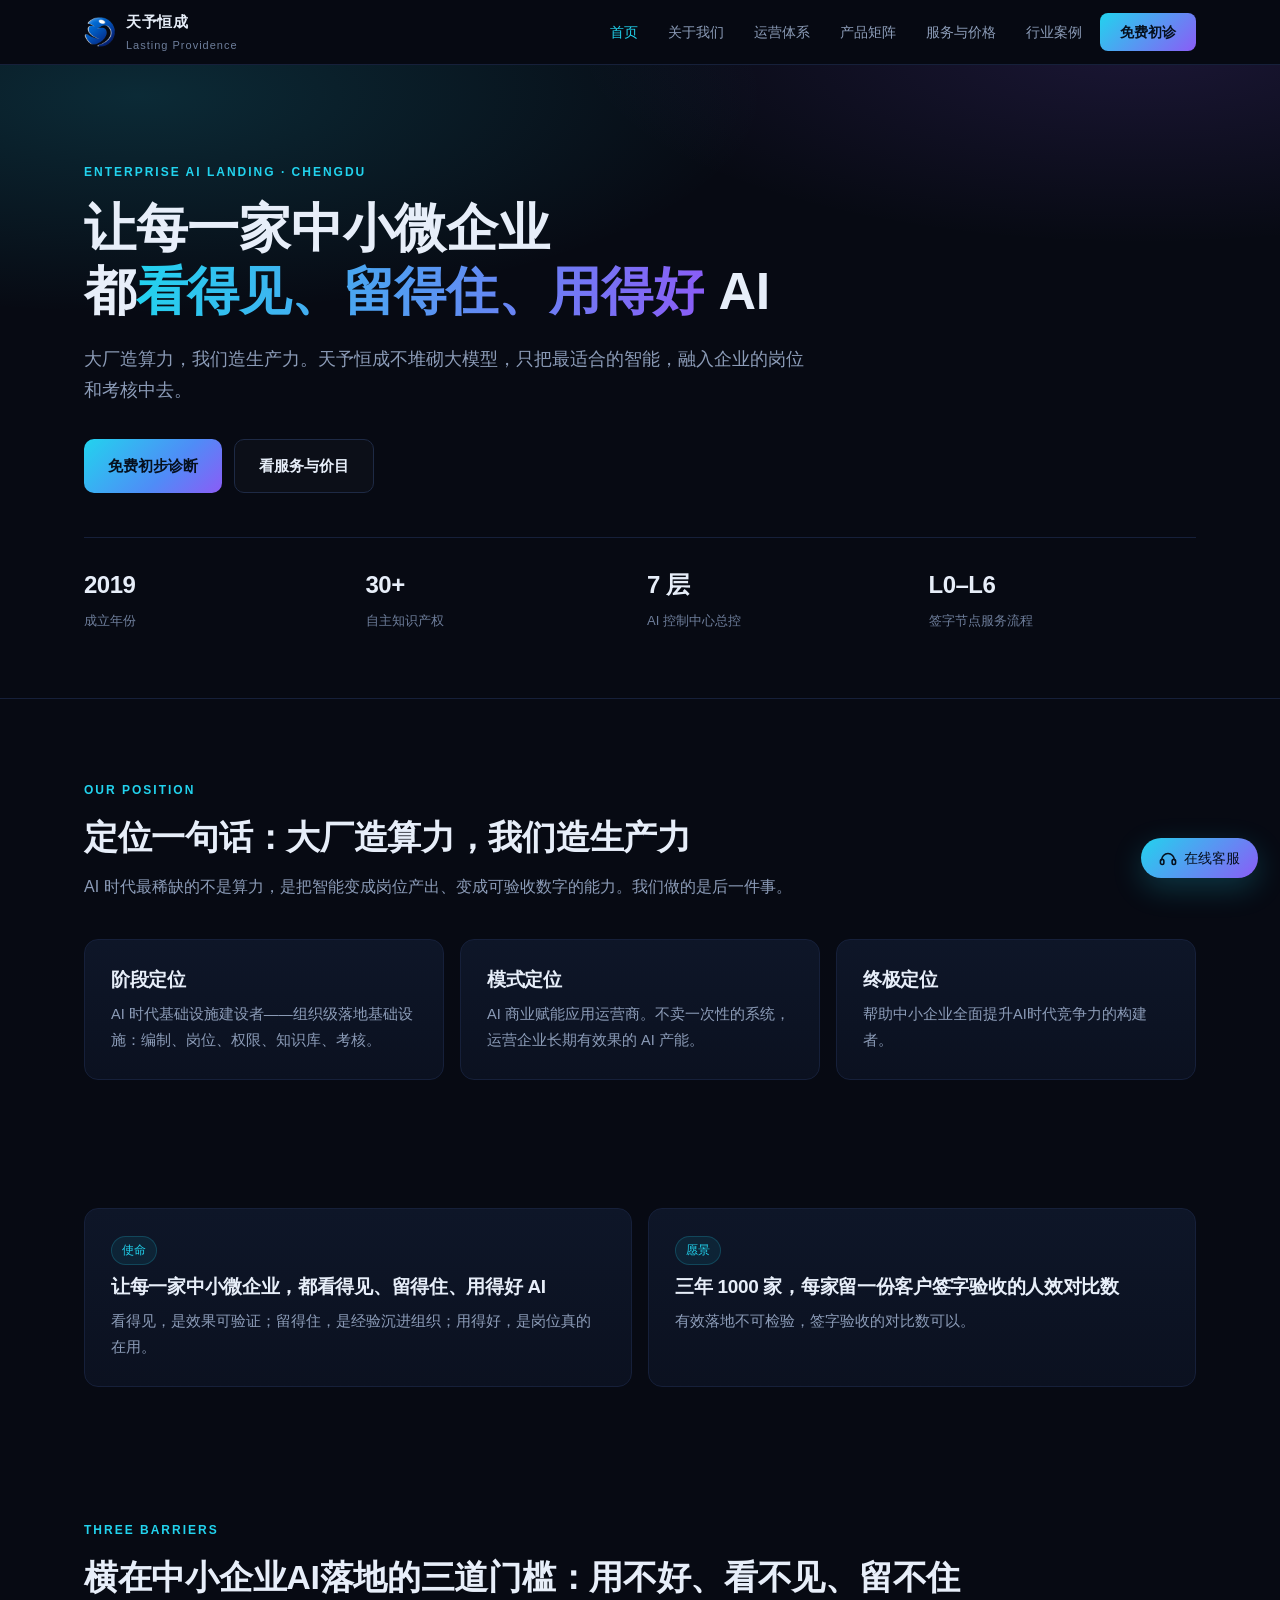
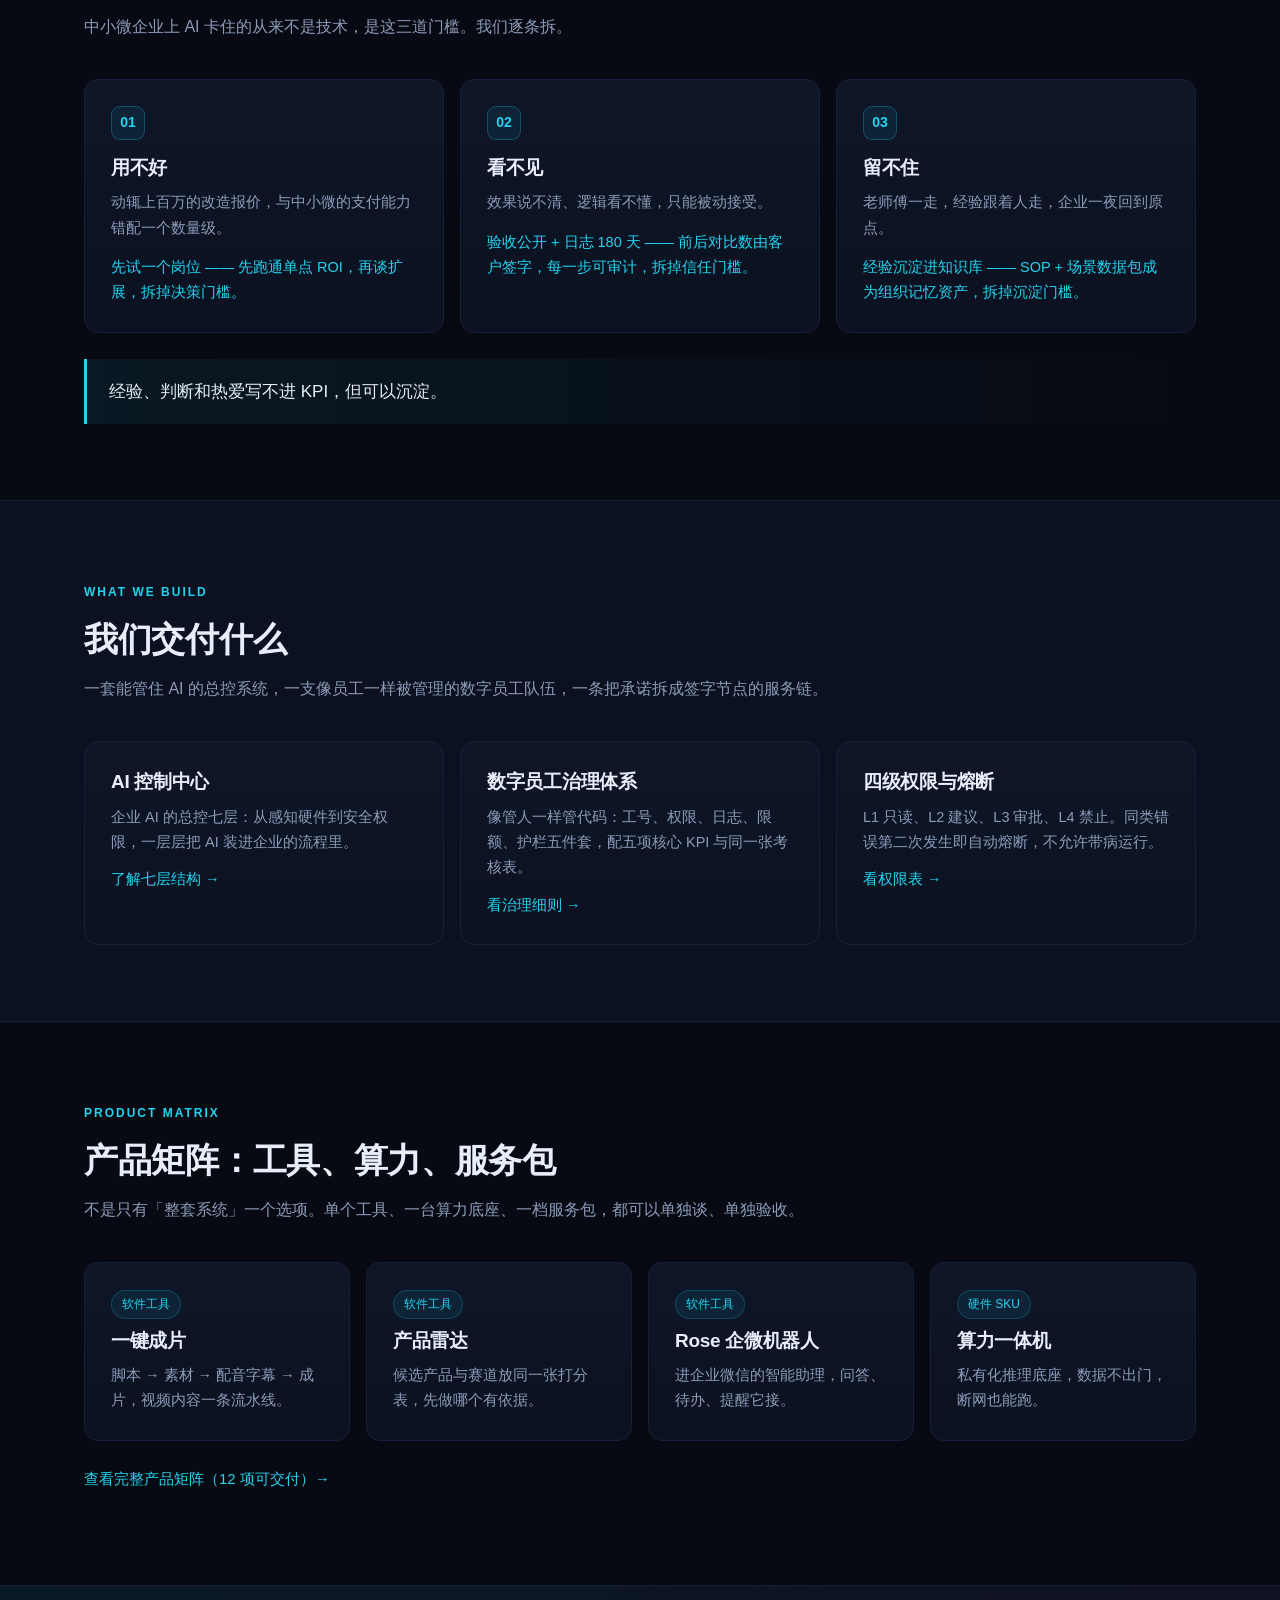
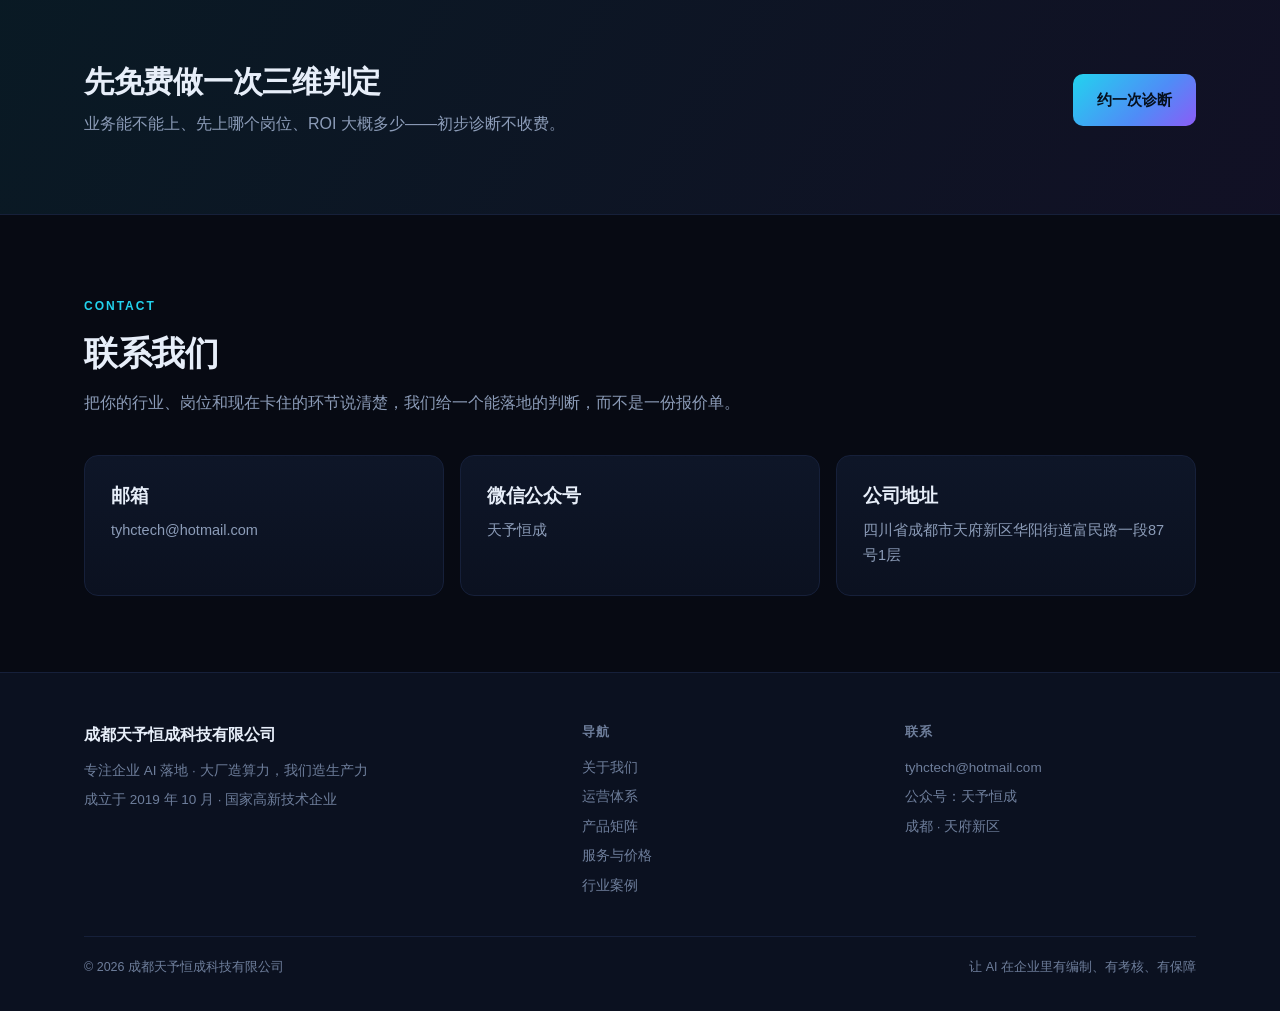
<file: index.html>
<!DOCTYPE html>
<html lang="zh-CN">
<head>
<meta charset="UTF-8">
<meta name="viewport" content="width=device-width, initial-scale=1">
<meta http-equiv="Content-Security-Policy" content="default-src 'none'; img-src 'self' data:; style-src 'self' 'unsafe-inline'; script-src 'self'; font-src 'self'; connect-src 'self'; media-src 'none'; object-src 'none'; frame-src 'none'; worker-src 'none'; manifest-src 'self'; base-uri 'none'; form-action 'none'; upgrade-insecure-requests">
<meta name="referrer" content="strict-origin-when-cross-origin">
<link rel="canonical" href="https://tyhctech.com/">
<title>成都天予恒成科技有限公司 - 企业AI落地服务商</title>
<meta name="description" content="成都天予恒成科技有限公司（2019年成立，国家高新技术企业），专注企业 AI 落地：AI 控制中心、数字员工治理体系、L0–L6 服务流程与五档服务包。大厂造算力，我们造生产力。">
<link rel="icon" href="favicon.png" type="image/png">
<meta property="og:title" content="成都天予恒成科技有限公司 - 企业AI落地服务商">
<meta property="og:description" content="大厂造算力，我们造生产力。让每一家中小微企业，都看得见、留得住、用得好 AI。">
<meta property="og:type" content="website">
<meta property="og:locale" content="zh_CN">
<meta name="twitter:card" content="summary_large_image">
<script type="application/ld+json">
{
  "@context": "https://schema.org",
  "@type": "Organization",
  "@id": "#organization",
  "name": "成都天予恒成科技有限公司",
  "alternateName": "天予恒成",
  "legalName": "成都天予恒成科技有限公司",
  "slogan": "让每一家中小微企业，都看得见、留得住、用得好 AI。",
  "description": "企业 AI 落地服务商。以 AI 控制中心、数字员工治理体系与 L0–L6 服务流程，把最适合的智能融入企业的岗位和考核。",
  "foundingDate": "2019-10",
  "address": {
    "@type": "PostalAddress",
    "streetAddress": "华阳街道富民路一段87号1层",
    "addressLocality": "成都市天府新区",
    "addressRegion": "四川省",
    "addressCountry": "CN"
  },
  "knowsAbout": ["企业AI落地","数字员工","AI控制中心","企业知识库","私有化算力","组织级AI基础设施"],
  "award": ["高新技术企业","科技型中小企业","创新型中小企业"]
}
</script>
<link rel="stylesheet" href="style.css">
</head>
<body>

<header class="nav">
  <div class="nav-inner">
    <a class="brand" href="index.html">
      <img class="brand-mark" src="logo.png" alt="天予恒成" width="32" height="32">
      <span class="brand-text">天予恒成<span class="brand-sub">Lasting Providence</span></span>
    </a>
    <nav class="nav-links" id="navLinks">
      <a href="index.html" class="on">首页</a>
      <a href="about.html">关于我们</a>
      <a href="solution.html">运营体系</a>
      <a href="products.html">产品矩阵</a>
      <a href="service.html">服务与价格</a>
      <a href="cases.html">行业案例</a>
      <a href="diagnose.html" class="nav-cta">免费初诊</a>
    </nav>
    <button class="nav-toggle" id="navToggle" aria-label="展开导航">菜单</button>
  </div>
</header>

<section class="hero">
  <div class="hero-inner">
    <span class="label">Enterprise AI Landing · Chengdu</span>
    <h1>让每一家中小微企业<br>都<span class="grad">看得见、留得住、用得好</span> AI</h1>
    <p class="hero-sub">大厂造算力，我们造生产力。天予恒成不堆砌大模型，只把最适合的智能，融入企业的岗位和考核中去。</p>
    <div class="hero-actions">
      <a class="btn btn-primary" href="diagnose.html">免费初步诊断</a>
      <a class="btn btn-ghost" href="service.html">看服务与价目</a>
    </div>
    <div class="stats">
      <div class="stat"><b>2019</b><span>成立年份</span></div>
      <div class="stat"><b>30+</b><span>自主知识产权</span></div>
      <div class="stat"><b>7 层</b><span>AI 控制中心总控</span></div>
      <div class="stat"><b>L0–L6</b><span>签字节点服务流程</span></div>
    </div>
  </div>
</section>

<section>
  <div class="wrap">
    <div class="head">
      <span class="label">Our Position</span>
      <h2>定位一句话：大厂造算力，我们造生产力</h2>
      <p>AI 时代最稀缺的不是算力，是把智能变成岗位产出、变成可验收数字的能力。我们做的是后一件事。</p>
    </div>
    <div class="grid g3">
      <div class="card">
        <h3>阶段定位</h3>
        <p>AI 时代基础设施建设者——组织级落地基础设施：编制、岗位、权限、知识库、考核。</p>
      </div>
      <div class="card">
        <h3>模式定位</h3>
        <p>AI 商业赋能应用运营商。不卖一次性的系统，运营企业长期有效果的 AI 产能。</p>
      </div>
      <div class="card">
        <h3>终极定位</h3>
        <p>帮助中小企业全面提升AI时代竞争力的构建者。</p>
      </div>
    </div>
  </div>
</section>

<section class="sec-tight">
  <div class="wrap">
    <div class="grid g2" style="align-items:stretch">
      <div class="card">
        <span class="pill">使命</span>
        <h3>让每一家中小微企业，都看得见、留得住、用得好 AI</h3>
        <p>看得见，是效果可验证；留得住，是经验沉进组织；用得好，是岗位真的在用。</p>
      </div>
      <div class="card">
        <span class="pill">愿景</span>
        <h3>三年 1000 家，每家留一份客户签字验收的人效对比数</h3>
        <p>有效落地不可检验，签字验收的对比数可以。</p>
      </div>
    </div>
  </div>
</section>

<section>
  <div class="wrap">
    <div class="head">
      <span class="label">Three Barriers</span>
      <h2>横在中小企业AI落地的三道门槛：用不好、看不见、留不住</h2>
      <p>中小微企业上 AI 卡住的从来不是技术，是这三道门槛。我们逐条拆。</p>
    </div>
    <div class="grid g3">
      <div class="card">
        <div class="num-badge">01</div>
        <h3>用不好</h3>
        <p>动辄上百万的改造报价，与中小微的支付能力错配一个数量级。</p>
        <p style="margin-top:14px;color:var(--cyan)">先试一个岗位 —— 先跑通单点 ROI，再谈扩展，拆掉决策门槛。</p>
      </div>
      <div class="card">
        <div class="num-badge">02</div>
        <h3>看不见</h3>
        <p>效果说不清、逻辑看不懂，只能被动接受。</p>
        <p style="margin-top:14px;color:var(--cyan)">验收公开 + 日志 180 天 —— 前后对比数由客户签字，每一步可审计，拆掉信任门槛。</p>
      </div>
      <div class="card">
        <div class="num-badge">03</div>
        <h3>留不住</h3>
        <p>老师傅一走，经验跟着人走，企业一夜回到原点。</p>
        <p style="margin-top:14px;color:var(--cyan)">经验沉淀进知识库 —— SOP + 场景数据包成为组织记忆资产，拆掉沉淀门槛。</p>
      </div>
    </div>
    <div class="quote" style="margin-top:26px">
      <p>经验、判断和热爱写不进 KPI，但可以沉淀。</p>
    </div>
  </div>
</section>

<section style="background:var(--bg-soft);border-top:1px solid var(--line-soft);border-bottom:1px solid var(--line-soft)">
  <div class="wrap">
    <div class="head">
      <span class="label">What We Build</span>
      <h2>我们交付什么</h2>
      <p>一套能管住 AI 的总控系统，一支像员工一样被管理的数字员工队伍，一条把承诺拆成签字节点的服务链。</p>
    </div>
    <div class="grid g3">
      <div class="card">
        <h3>AI 控制中心</h3>
        <p>企业 AI 的总控七层：从感知硬件到安全权限，一层层把 AI 装进企业的流程里。</p>
        <p style="margin-top:12px"><a href="solution.html" style="color:var(--cyan)">了解七层结构 →</a></p>
      </div>
      <div class="card">
        <h3>数字员工治理体系</h3>
        <p>像管人一样管代码：工号、权限、日志、限额、护栏五件套，配五项核心 KPI 与同一张考核表。</p>
        <p style="margin-top:12px"><a href="solution.html#governance" style="color:var(--cyan)">看治理细则 →</a></p>
      </div>
      <div class="card">
        <h3>四级权限与熔断</h3>
        <p>L1 只读、L2 建议、L3 审批、L4 禁止。同类错误第二次发生即自动熔断，不允许带病运行。</p>
        <p style="margin-top:12px"><a href="solution.html#permission" style="color:var(--cyan)">看权限表 →</a></p>
      </div>
    </div>
  </div>
</section>

<section>
  <div class="wrap">
    <div class="head">
      <span class="label">Product Matrix</span>
      <h2>产品矩阵：工具、算力、服务包</h2>
      <p>不是只有「整套系统」一个选项。单个工具、一台算力底座、一档服务包，都可以单独谈、单独验收。</p>
    </div>
    <div class="grid g4">
      <div class="card">
        <span class="pill">软件工具</span>
        <h3>一键成片</h3>
        <p>脚本 → 素材 → 配音字幕 → 成片，视频内容一条流水线。</p>
      </div>
      <div class="card">
        <span class="pill">软件工具</span>
        <h3>产品雷达</h3>
        <p>候选产品与赛道放同一张打分表，先做哪个有依据。</p>
      </div>
      <div class="card">
        <span class="pill">软件工具</span>
        <h3>Rose 企微机器人</h3>
        <p>进企业微信的智能助理，问答、待办、提醒它接。</p>
      </div>
      <div class="card">
        <span class="pill">硬件 SKU</span>
        <h3>算力一体机</h3>
        <p>私有化推理底座，数据不出门，断网也能跑。</p>
      </div>
    </div>
    <p style="margin-top:24px"><a href="products.html" style="color:var(--cyan);font-size:15px">查看完整产品矩阵（12 项可交付）→</a></p>
  </div>
</section>

<section class="cta">
  <div class="wrap cta-inner">
    <div>
      <h2>先免费做一次三维判定</h2>
      <p>业务能不能上、先上哪个岗位、ROI 大概多少——初步诊断不收费。</p>
    </div>
    <a class="btn btn-primary" href="diagnose.html">约一次诊断</a>
  </div>
</section>

<section id="contact">
  <div class="wrap">
    <div class="head">
      <span class="label">Contact</span>
      <h2>联系我们</h2>
      <p>把你的行业、岗位和现在卡住的环节说清楚，我们给一个能落地的判断，而不是一份报价单。</p>
    </div>
    <div class="grid g3">
      <div class="card">
        <h3>邮箱</h3>
        <p>tyhctech@hotmail.com</p>
      </div>
      <div class="card">
        <h3>微信公众号</h3>
        <p>天予恒成</p>
      </div>
      <div class="card">
        <h3>公司地址</h3>
        <p>四川省成都市天府新区华阳街道富民路一段87号1层</p>
      </div>
    </div>
  </div>
</section>

<footer class="footer">
  <div class="wrap">
    <div class="footer-grid">
      <div>
        <div class="f-brand">成都天予恒成科技有限公司</div>
        <p>专注企业 AI 落地 · 大厂造算力，我们造生产力</p>
        <p>成立于 2019 年 10 月 · 国家高新技术企业</p>
      </div>
      <div>
        <h4>导航</h4>
        <p><a href="about.html">关于我们</a></p>
        <p><a href="solution.html">运营体系</a></p>
        <p><a href="products.html">产品矩阵</a></p>
        <p><a href="service.html">服务与价格</a></p>
        <p><a href="cases.html">行业案例</a></p>
      </div>
      <div>
        <h4>联系</h4>
        <p>tyhctech@hotmail.com</p>
        <p>公众号：天予恒成</p>
        <p>成都 · 天府新区</p>
      </div>
    </div>
    <div class="f-bottom">
      <span>© 2026 成都天予恒成科技有限公司</span>
      <span>让 AI 在企业里有编制、有考核、有保障</span>
    </div>
  </div>
</footer>

<script src="app.js"></script>
<script src="support.js"></script>
</body>
</html>
</file>
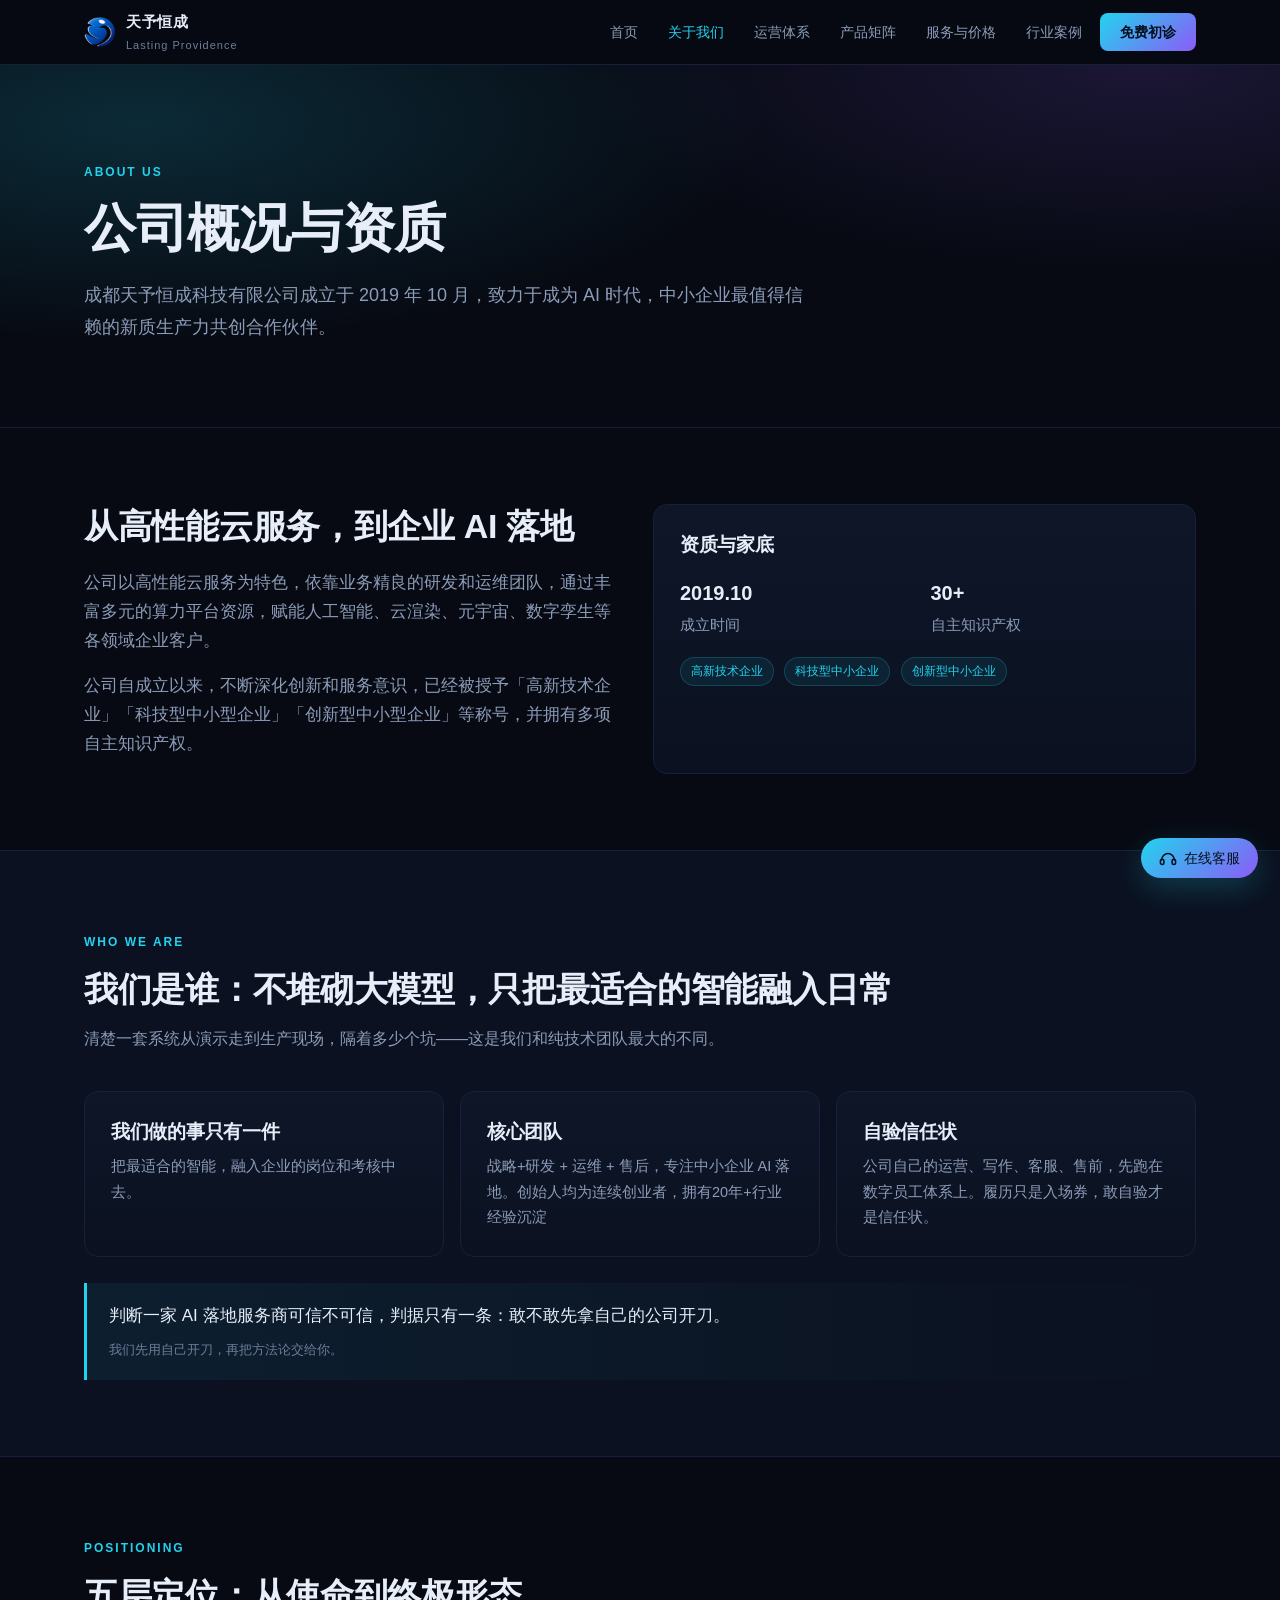
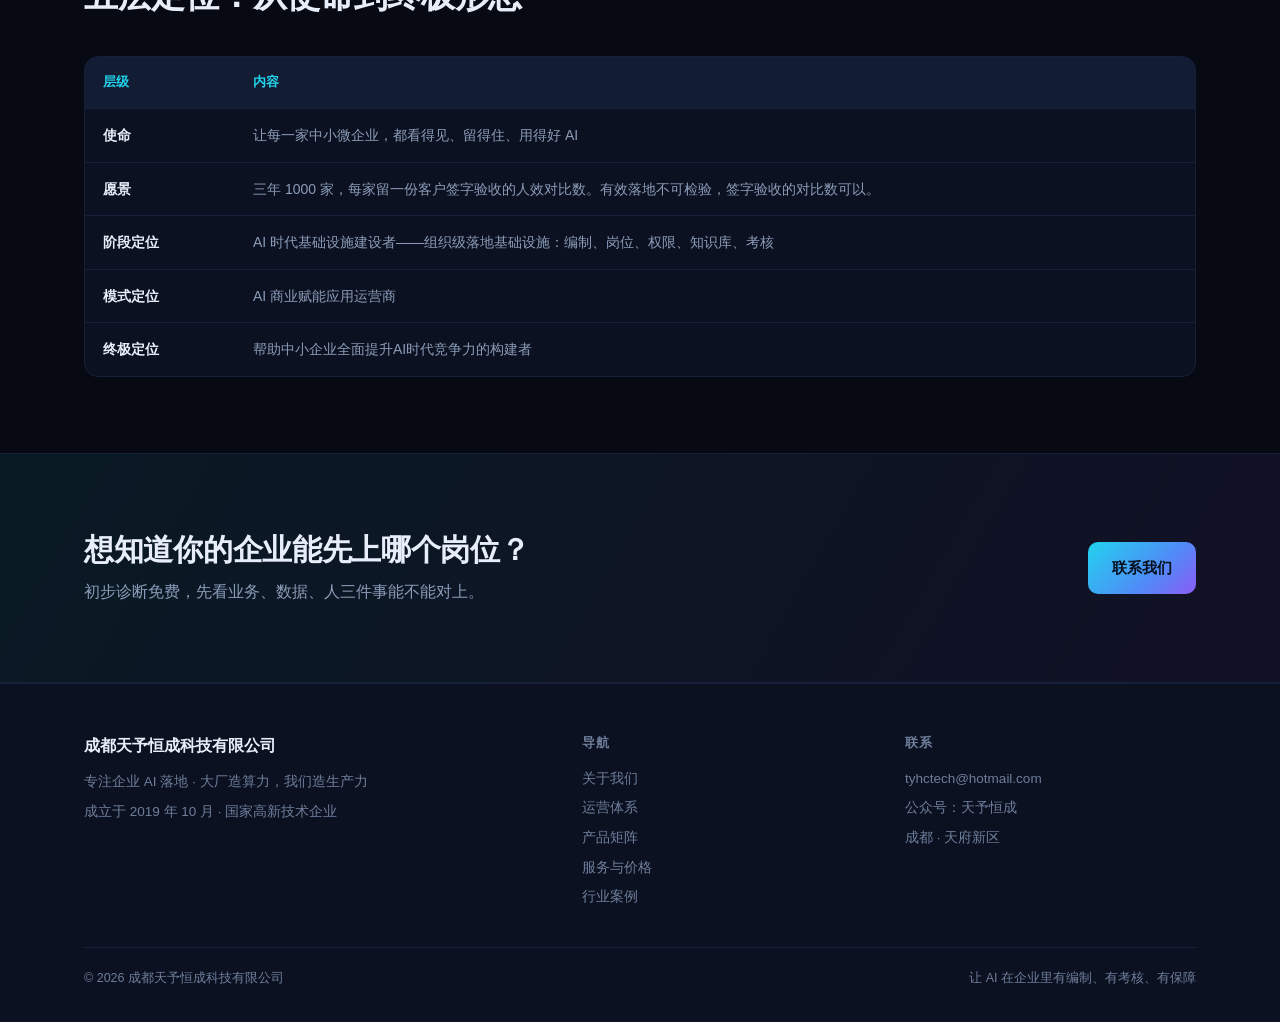
<file: about.html>
<!DOCTYPE html>
<html lang="zh-CN">
<head>
<meta charset="UTF-8">
<meta name="viewport" content="width=device-width, initial-scale=1">
<meta http-equiv="Content-Security-Policy" content="default-src 'none'; img-src 'self' data:; style-src 'self' 'unsafe-inline'; script-src 'self'; font-src 'self'; connect-src 'self'; media-src 'none'; object-src 'none'; frame-src 'none'; worker-src 'none'; manifest-src 'self'; base-uri 'none'; form-action 'none'; upgrade-insecure-requests">
<meta name="referrer" content="strict-origin-when-cross-origin">
<link rel="canonical" href="https://tyhctech.com/about.html">
<title>关于我们 - 成都天予恒成科技有限公司</title>
<meta name="description" content="成都天予恒成科技有限公司成立于2019年10月，国家高新技术企业、科技型中小企业、创新型中小企业，拥有30余项自主知识产权。核心团队战略+研发+运维+售后，专注中小企业AI落地。">
<link rel="icon" href="favicon.png" type="image/png">
<link rel="stylesheet" href="style.css">
</head>
<body>

<header class="nav">
  <div class="nav-inner">
    <a class="brand" href="index.html">
      <img class="brand-mark" src="logo.png" alt="天予恒成" width="32" height="32">
      <span class="brand-text">天予恒成<span class="brand-sub">Lasting Providence</span></span>
    </a>
    <nav class="nav-links" id="navLinks">
      <a href="index.html">首页</a>
      <a href="about.html" class="on">关于我们</a>
      <a href="solution.html">运营体系</a>
      <a href="products.html">产品矩阵</a>
      <a href="service.html">服务与价格</a>
      <a href="cases.html">行业案例</a>
      <a href="diagnose.html" class="nav-cta">免费初诊</a>
    </nav>
    <button class="nav-toggle" id="navToggle" aria-label="展开导航">菜单</button>
  </div>
</header>

<section class="hero" style="padding-bottom:52px">
  <div class="hero-inner">
    <span class="label">About Us</span>
    <h1>公司概况与资质</h1>
    <p class="hero-sub">成都天予恒成科技有限公司成立于 2019 年 10 月，致力于成为 AI 时代，中小企业最值得信赖的新质生产力共创合作伙伴。</p>
  </div>
</section>

<section>
  <div class="wrap">
    <div class="grid g2" style="gap:26px">
      <div>
        <h2 style="margin-bottom:18px">从高性能云服务，到企业 AI 落地</h2>
        <p class="lead">公司以高性能云服务为特色，依靠业务精良的研发和运维团队，通过丰富多元的算力平台资源，赋能人工智能、云渲染、元宇宙、数字孪生等各领域企业客户。</p>
        <p class="lead" style="margin-top:16px">公司自成立以来，不断深化创新和服务意识，已经被授予「高新技术企业」「科技型中小型企业」「创新型中小型企业」等称号，并拥有多项自主知识产权。</p>
      </div>
      <div class="card">
        <h3 style="margin-bottom:16px">资质与家底</h3>
        <div class="grid g2" style="gap:12px">
          <div><b style="font-size:20px">2019.10</b><p class="small muted" style="margin:2px 0 0">成立时间</p></div>
          <div><b style="font-size:20px">30+</b><p class="small muted" style="margin:2px 0 0">自主知识产权</p></div>
        </div>
        <div style="margin-top:18px">
          <span class="pill">高新技术企业</span>
          <span class="pill">科技型中小企业</span>
          <span class="pill">创新型中小企业</span>
        </div>
      </div>
    </div>
  </div>
</section>

<section style="background:var(--bg-soft);border-top:1px solid var(--line-soft);border-bottom:1px solid var(--line-soft)">
  <div class="wrap">
    <div class="head">
      <span class="label">Who We Are</span>
      <h2>我们是谁：不堆砌大模型，只把最适合的智能融入日常</h2>
      <p>清楚一套系统从演示走到生产现场，隔着多少个坑——这是我们和纯技术团队最大的不同。</p>
    </div>
    <div class="grid g3">
      <div class="card">
        <h3>我们做的事只有一件</h3>
        <p>把最适合的智能，融入企业的岗位和考核中去。</p>
      </div>
      <div class="card">
        <h3>核心团队</h3>
        <p>战略+研发 + 运维 + 售后，专注中小企业 AI 落地。创始人均为连续创业者，拥有20年+行业经验沉淀</p>
      </div>
      <div class="card">
        <h3>自验信任状</h3>
        <p>公司自己的运营、写作、客服、售前，先跑在数字员工体系上。履历只是入场券，敢自验才是信任状。</p>
      </div>
    </div>
    <div class="quote" style="margin-top:26px">
      <p>判断一家 AI 落地服务商可信不可信，判据只有一条：敢不敢先拿自己的公司开刀。</p>
      <small>我们先用自己开刀，再把方法论交给你。</small>
    </div>
  </div>
</section>

<section>
  <div class="wrap">
    <div class="head">
      <span class="label">Positioning</span>
      <h2>五层定位：从使命到终极形态</h2>
    </div>
    <div class="table-wrap">
      <table>
        <thead><tr><th style="width:150px">层级</th><th>内容</th></tr></thead>
        <tbody>
          <tr><td class="td-title">使命</td><td>让每一家中小微企业，都看得见、留得住、用得好 AI</td></tr>
          <tr><td class="td-title">愿景</td><td>三年 1000 家，每家留一份客户签字验收的人效对比数。有效落地不可检验，签字验收的对比数可以。</td></tr>
          <tr><td class="td-title">阶段定位</td><td>AI 时代基础设施建设者——组织级落地基础设施：编制、岗位、权限、知识库、考核</td></tr>
          <tr><td class="td-title">模式定位</td><td>AI 商业赋能应用运营商</td></tr>
          <tr><td class="td-title">终极定位</td><td>帮助中小企业全面提升AI时代竞争力的构建者</td></tr>
        </tbody>
      </table>
    </div>
  </div>
</section>

<section class="cta">
  <div class="wrap cta-inner">
    <div>
      <h2>想知道你的企业能先上哪个岗位？</h2>
      <p>初步诊断免费，先看业务、数据、人三件事能不能对上。</p>
    </div>
    <a class="btn btn-primary" href="index.html#contact">联系我们</a>
  </div>
</section>

<footer class="footer">
  <div class="wrap">
    <div class="footer-grid">
      <div>
        <div class="f-brand">成都天予恒成科技有限公司</div>
        <p>专注企业 AI 落地 · 大厂造算力，我们造生产力</p>
        <p>成立于 2019 年 10 月 · 国家高新技术企业</p>
      </div>
      <div>
        <h4>导航</h4>
        <p><a href="about.html">关于我们</a></p>
        <p><a href="solution.html">运营体系</a></p>
        <p><a href="products.html">产品矩阵</a></p>
        <p><a href="service.html">服务与价格</a></p>
        <p><a href="cases.html">行业案例</a></p>
      </div>
      <div>
        <h4>联系</h4>
        <p>tyhctech@hotmail.com</p>
        <p>公众号：天予恒成</p>
        <p>成都 · 天府新区</p>
      </div>
    </div>
    <div class="f-bottom">
      <span>© 2026 成都天予恒成科技有限公司</span>
      <span>让 AI 在企业里有编制、有考核、有保障</span>
    </div>
  </div>
</footer>

<script src="app.js"></script>
<script src="support.js"></script>
</body>
</html>
</file>
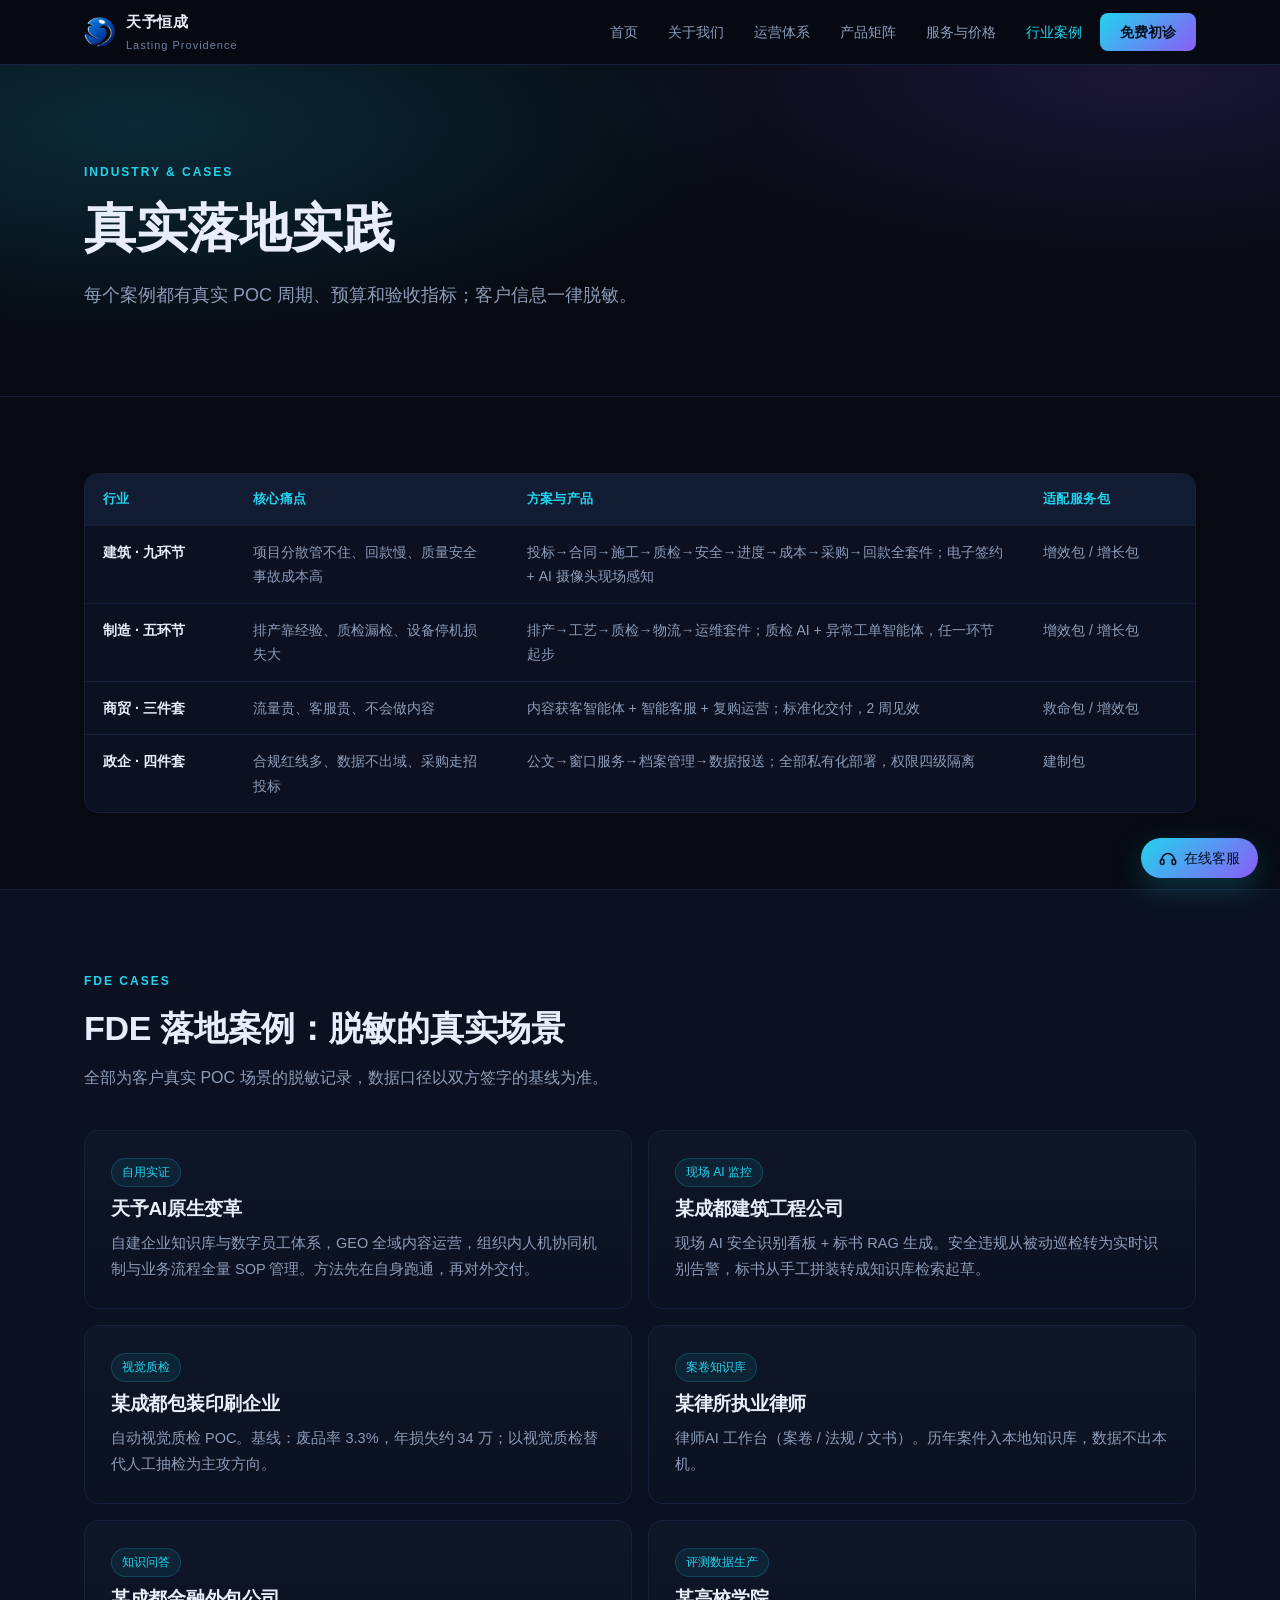
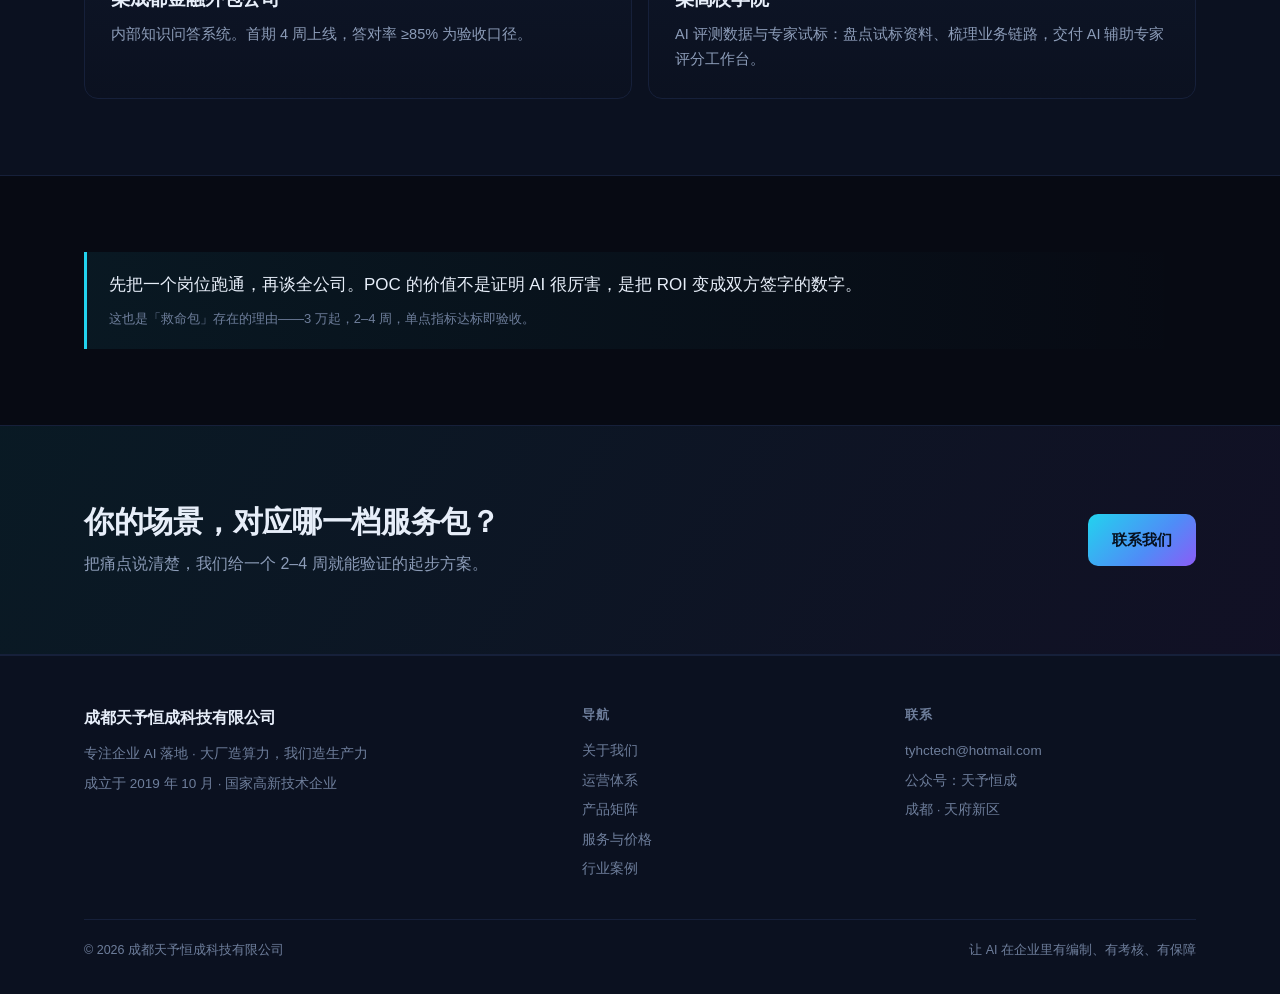
<file: cases.html>
<!DOCTYPE html>
<html lang="zh-CN">
<head>
<meta charset="UTF-8">
<meta name="viewport" content="width=device-width, initial-scale=1">
<meta http-equiv="Content-Security-Policy" content="default-src 'none'; img-src 'self' data:; style-src 'self' 'unsafe-inline'; script-src 'self'; font-src 'self'; connect-src 'self'; media-src 'none'; object-src 'none'; frame-src 'none'; worker-src 'none'; manifest-src 'self'; base-uri 'none'; form-action 'none'; upgrade-insecure-requests">
<meta name="referrer" content="strict-origin-when-cross-origin">
<link rel="canonical" href="https://tyhctech.com/cases.html">
<title>落地案例 - 脱敏的真实场景 | 天予恒成</title>
<meta name="description" content="脱敏的真实落地案例：每个案例都有真实 POC 周期、预算和验收指标，客户信息一律脱敏。">
<link rel="icon" href="favicon.png" type="image/png">
<link rel="stylesheet" href="style.css">
</head>
<body>

<header class="nav">
  <div class="nav-inner">
    <a class="brand" href="index.html">
      <img class="brand-mark" src="logo.png" alt="天予恒成" width="32" height="32">
      <span class="brand-text">天予恒成<span class="brand-sub">Lasting Providence</span></span>
    </a>
    <nav class="nav-links" id="navLinks">
      <a href="index.html">首页</a>
      <a href="about.html">关于我们</a>
      <a href="solution.html">运营体系</a>
      <a href="products.html">产品矩阵</a>
      <a href="service.html">服务与价格</a>
      <a href="cases.html" class="on">行业案例</a>
      <a href="diagnose.html" class="nav-cta">免费初诊</a>
    </nav>
    <button class="nav-toggle" id="navToggle" aria-label="展开导航">菜单</button>
  </div>
</header>

<section class="hero" style="padding-bottom:52px">
  <div class="hero-inner">
    <span class="label">Industry &amp; Cases</span>
    <h1>真实落地实践</h1>
    <p class="hero-sub">每个案例都有真实 POC 周期、预算和验收指标；客户信息一律脱敏。</p>
  </div>
</section>

<section>
  <div class="wrap">
    <div class="table-wrap">
      <table>
        <thead><tr><th style="width:150px">行业</th><th>核心痛点</th><th>方案与产品</th><th style="width:170px">适配服务包</th></tr></thead>
        <tbody>
          <tr>
            <td class="td-title">建筑 · 九环节</td>
            <td>项目分散管不住、回款慢、质量安全事故成本高</td>
            <td>投标→合同→施工→质检→安全→进度→成本→采购→回款全套件；电子签约 + AI 摄像头现场感知</td>
            <td>增效包 / 增长包</td>
          </tr>
          <tr>
            <td class="td-title">制造 · 五环节</td>
            <td>排产靠经验、质检漏检、设备停机损失大</td>
            <td>排产→工艺→质检→物流→运维套件；质检 AI + 异常工单智能体，任一环节起步</td>
            <td>增效包 / 增长包</td>
          </tr>
          <tr>
            <td class="td-title">商贸 · 三件套</td>
            <td>流量贵、客服贵、不会做内容</td>
            <td>内容获客智能体 + 智能客服 + 复购运营；标准化交付，2 周见效</td>
            <td>救命包 / 增效包</td>
          </tr>
          <tr>
            <td class="td-title">政企 · 四件套</td>
            <td>合规红线多、数据不出域、采购走招投标</td>
            <td>公文→窗口服务→档案管理→数据报送；全部私有化部署，权限四级隔离</td>
            <td>建制包</td>
          </tr>
        </tbody>
      </table>
    </div>
  </div>
</section>

<section style="background:var(--bg-soft);border-top:1px solid var(--line-soft);border-bottom:1px solid var(--line-soft)">
  <div class="wrap">
    <div class="head">
      <span class="label">FDE Cases</span>
      <h2>FDE 落地案例：脱敏的真实场景</h2>
      <p>全部为客户真实 POC 场景的脱敏记录，数据口径以双方签字的基线为准。</p>
    </div>
    <div class="grid g2">
      <div class="card">
        <span class="pill">自用实证</span>
        <h3>天予AI原生变革</h3>
        <p>自建企业知识库与数字员工体系，GEO 全域内容运营，组织内人机协同机制与业务流程全量 SOP 管理。方法先在自身跑通，再对外交付。</p>
      </div>
      <div class="card">
        <span class="pill">现场 AI 监控</span>
        <h3>某成都建筑工程公司</h3>
        <p>现场 AI 安全识别看板 + 标书 RAG 生成。安全违规从被动巡检转为实时识别告警，标书从手工拼装转成知识库检索起草。</p>
      </div>
      <div class="card">
        <span class="pill">视觉质检</span>
        <h3>某成都包装印刷企业</h3>
        <p>自动视觉质检 POC。基线：废品率 3.3%，年损失约 34 万；以视觉质检替代人工抽检为主攻方向。</p>
      </div>
      <div class="card">
        <span class="pill">案卷知识库</span>
        <h3>某律所执业律师</h3>
        <p>律师AI 工作台（案卷 / 法规 / 文书）。历年案件入本地知识库，数据不出本机。</p>
      </div>
      <div class="card">
        <span class="pill">知识问答</span>
        <h3>某成都金融外包公司</h3>
        <p>内部知识问答系统。首期 4 周上线，答对率 ≥85% 为验收口径。</p>
      </div>
      <div class="card">
        <span class="pill">评测数据生产</span>
        <h3>某高校学院</h3>
        <p>AI 评测数据与专家试标：盘点试标资料、梳理业务链路，交付 AI 辅助专家评分工作台。</p>
      </div>
    </div>
  </div>
</section>

<section>
  <div class="wrap">
    <div class="quote">
      <p>先把一个岗位跑通，再谈全公司。POC 的价值不是证明 AI 很厉害，是把 ROI 变成双方签字的数字。</p>
      <small>这也是「救命包」存在的理由——3 万起，2–4 周，单点指标达标即验收。</small>
    </div>
  </div>
</section>

<section class="cta">
  <div class="wrap cta-inner">
    <div>
      <h2>你的场景，对应哪一档服务包？</h2>
      <p>把痛点说清楚，我们给一个 2–4 周就能验证的起步方案。</p>
    </div>
    <a class="btn btn-primary" href="index.html#contact">联系我们</a>
  </div>
</section>

<footer class="footer">
  <div class="wrap">
    <div class="footer-grid">
      <div>
        <div class="f-brand">成都天予恒成科技有限公司</div>
        <p>专注企业 AI 落地 · 大厂造算力，我们造生产力</p>
        <p>成立于 2019 年 10 月 · 国家高新技术企业</p>
      </div>
      <div>
        <h4>导航</h4>
        <p><a href="about.html">关于我们</a></p>
        <p><a href="solution.html">运营体系</a></p>
        <p><a href="products.html">产品矩阵</a></p>
        <p><a href="service.html">服务与价格</a></p>
        <p><a href="cases.html">行业案例</a></p>
      </div>
      <div>
        <h4>联系</h4>
        <p>tyhctech@hotmail.com</p>
        <p>公众号：天予恒成</p>
        <p>成都 · 天府新区</p>
      </div>
    </div>
    <div class="f-bottom">
      <span>© 2026 成都天予恒成科技有限公司</span>
      <span>让 AI 在企业里有编制、有考核、有保障</span>
    </div>
  </div>
</footer>

<script src="app.js"></script>
<script src="support.js"></script>
</body>
</html>
</file>
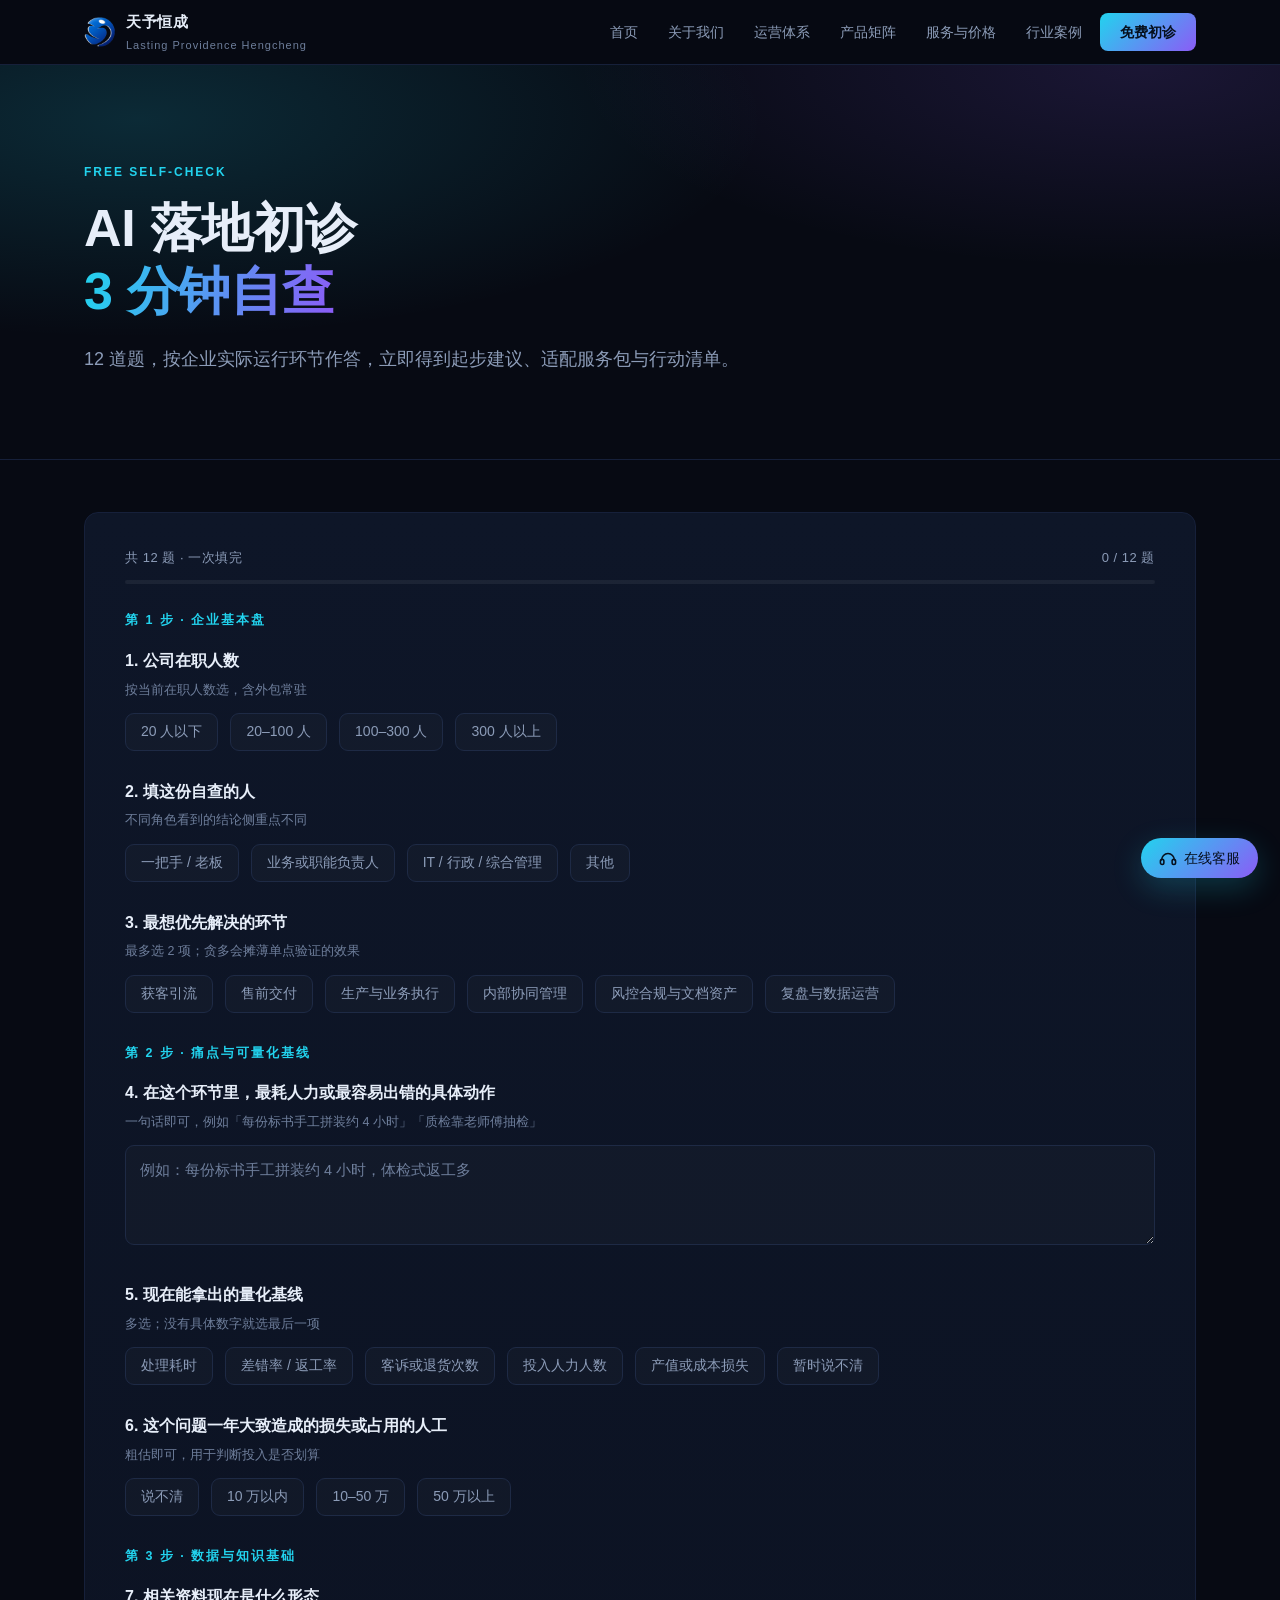
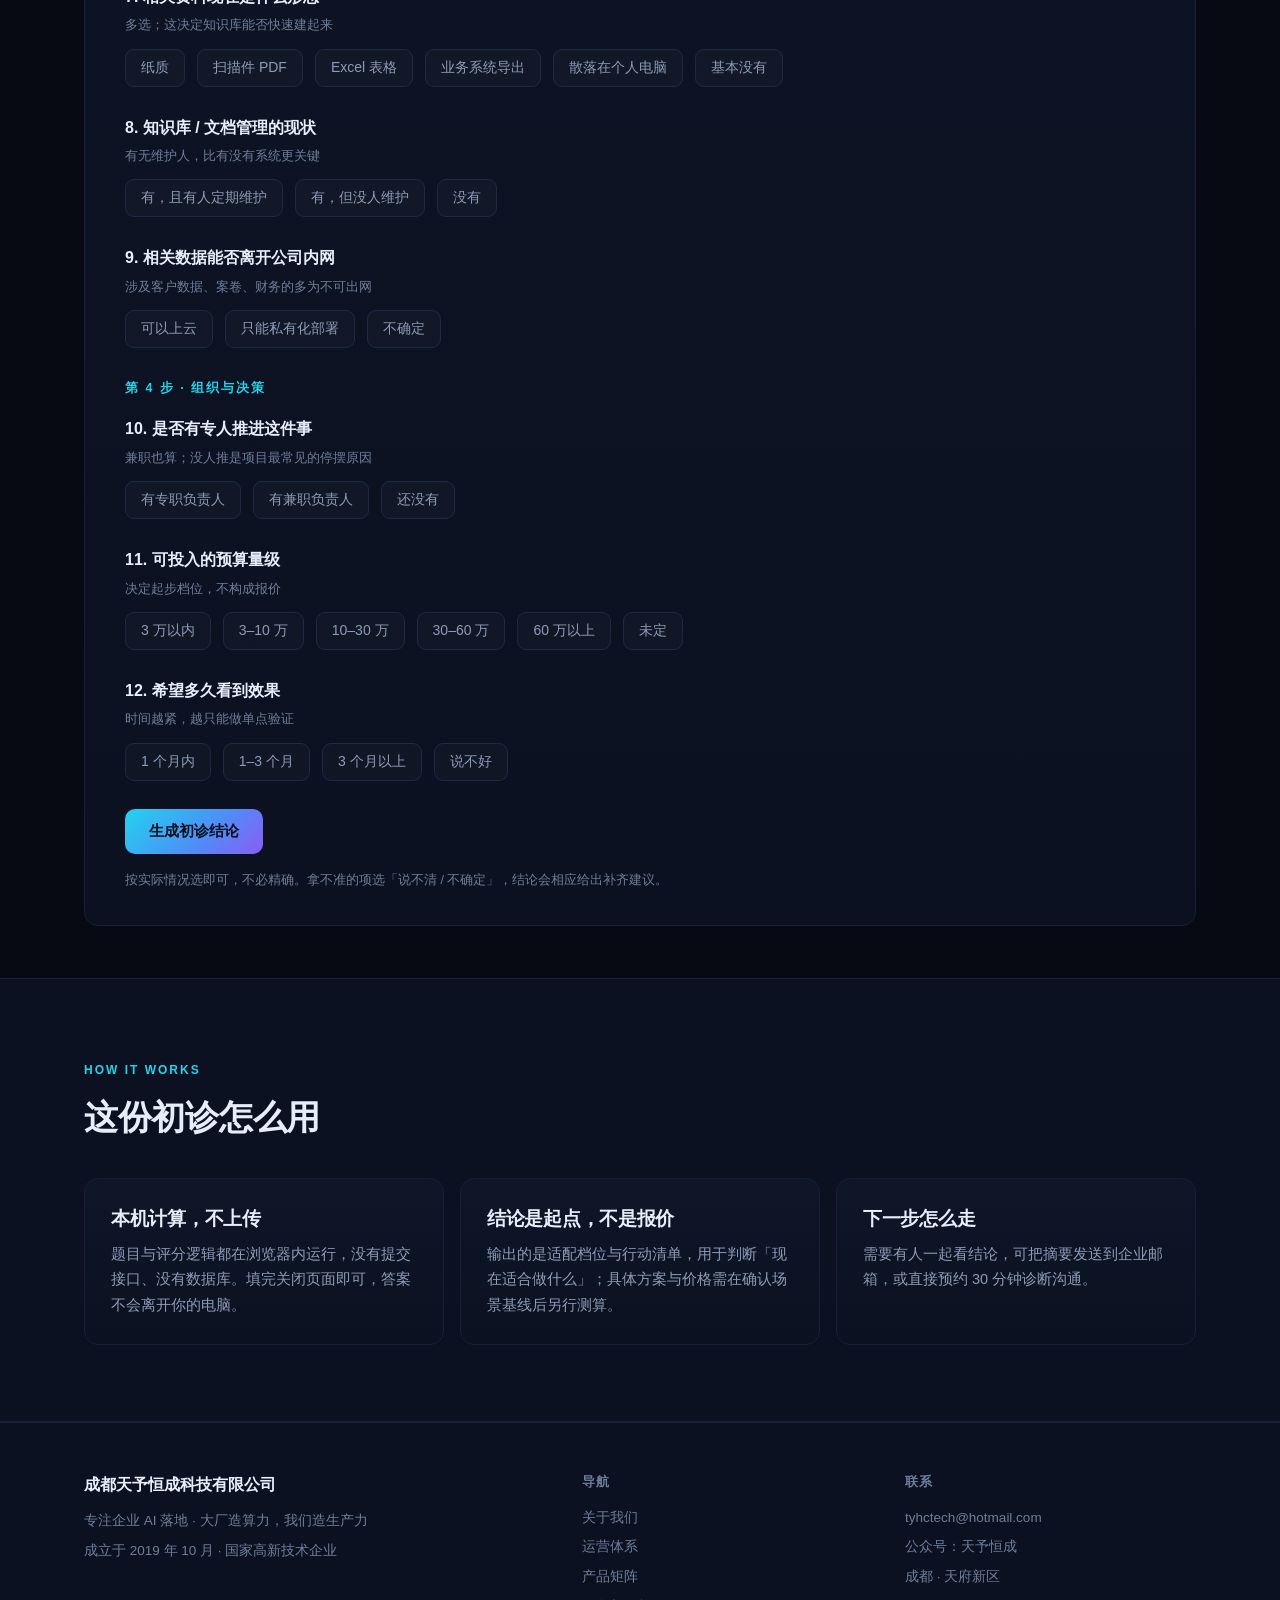
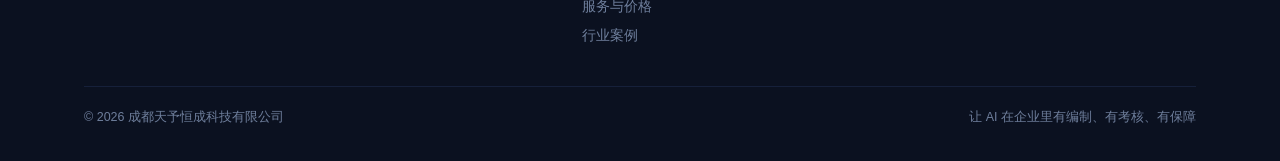
<file: diagnose.html>
<!DOCTYPE html>
<html lang="zh-CN">
<head>
<meta charset="UTF-8">
<meta name="viewport" content="width=device-width,initial-scale=1">
<meta http-equiv="Content-Security-Policy" content="default-src 'none'; img-src 'self' data:; style-src 'self' 'unsafe-inline'; script-src 'self'; font-src 'self'; connect-src 'self'; media-src 'none'; object-src 'none'; frame-src 'none'; worker-src 'none'; manifest-src 'self'; base-uri 'none'; form-action 'none'; upgrade-insecure-requests">
<meta name="referrer" content="strict-origin-when-cross-origin">
<link rel="canonical" href="https://tyhctech.com/diagnose.html">
<title>AI 落地初诊 · 3 分钟自查 | 天予恒成</title>
<meta name="description" content="12 道题自查企业 AI 落地条件：场景、可量化基线、数据基础、组织与预算，给出起步建议与适配服务包。计算在本机完成，答案不上传。">
<link rel="icon" href="favicon.png" type="image/png">
<link rel="stylesheet" href="style.css">
</head>
<body>

<header class="nav">
  <div class="nav-inner">
    <a class="brand" href="index.html">
      <img class="brand-mark" src="logo.png" alt="天予恒成" width="32" height="32">
      <span class="brand-text">天予恒成<span class="brand-sub">Lasting Providence Hengcheng</span></span>
    </a>
    <nav class="nav-links" id="navLinks">
      <a href="index.html">首页</a>
      <a href="about.html">关于我们</a>
      <a href="solution.html">运营体系</a>
      <a href="products.html">产品矩阵</a>
      <a href="service.html">服务与价格</a>
      <a href="cases.html">行业案例</a>
      <a href="diagnose.html" class="nav-cta">免费初诊</a>
    </nav>
    <button class="nav-toggle" id="navToggle" aria-label="展开导航">菜单</button>
  </div>
</header>

<section class="hero" style="padding-bottom:52px">
  <div class="hero-inner">
    <span class="label">Free Self-Check</span>
    <h1>AI 落地初诊<br><span class="grad">3 分钟自查</span></h1>
    <p class="hero-sub">12 道题，按企业实际运行环节作答，立即得到起步建议、适配服务包与行动清单。</p>
  </div>
</section>

<section class="sec-tight">
  <div class="wrap">
    <div class="quiz" id="quiz">
      <div class="quiz-head">
        <span class="quiz-step" id="quizStepLabel">第 1 步 / 共 4 步</span>
        <span class="quiz-step" id="quizCount">0 / 12 题</span>
      </div>
      <div class="quiz-track"><div class="quiz-fill" id="quizFill"></div></div>
      <div id="quizBody"></div>
      <div class="quiz-nav">
        <button class="btn btn-ghost" id="quizPrev" type="button" disabled>上一步</button>
        <button class="btn btn-primary" id="quizNext" type="button">下一步</button>
      </div>
      <p class="quiz-tip">按实际情况选即可，不必精确。拿不准的项选「说不清 / 不确定」，结论会相应给出补齐建议。</p>
    </div>

    <div class="quiz-result" id="quizResult" hidden></div>
  </div>
</section>

<section style="background:var(--bg-soft);border-top:1px solid var(--line-soft);border-bottom:1px solid var(--line-soft)">
  <div class="wrap">
    <div class="head">
      <span class="label">How It Works</span>
      <h2>这份初诊怎么用</h2>
    </div>
    <div class="grid g3">
      <div class="card">
        <h3>本机计算，不上传</h3>
        <p>题目与评分逻辑都在浏览器内运行，没有提交接口、没有数据库。填完关闭页面即可，答案不会离开你的电脑。</p>
      </div>
      <div class="card">
        <h3>结论是起点，不是报价</h3>
        <p>输出的是适配档位与行动清单，用于判断「现在适合做什么」；具体方案与价格需在确认场景基线后另行测算。</p>
      </div>
      <div class="card">
        <h3>下一步怎么走</h3>
        <p>需要有人一起看结论，可把摘要发送到企业邮箱，或直接预约 30 分钟诊断沟通。</p>
      </div>
    </div>
  </div>
</section>

<footer class="footer">
  <div class="wrap">
    <div class="footer-grid">
      <div>
        <div class="f-brand">成都天予恒成科技有限公司</div>
        <p>专注企业 AI 落地 · 大厂造算力，我们造生产力</p>
        <p>成立于 2019 年 10 月 · 国家高新技术企业</p>
      </div>
      <div>
        <h4>导航</h4>
        <p><a href="about.html">关于我们</a></p>
        <p><a href="solution.html">运营体系</a></p>
        <p><a href="products.html">产品矩阵</a></p>
        <p><a href="service.html">服务与价格</a></p>
        <p><a href="cases.html">行业案例</a></p>
      </div>
      <div>
        <h4>联系</h4>
        <p>tyhctech@hotmail.com</p>
        <p>公众号：天予恒成</p>
        <p>成都 · 天府新区</p>
      </div>
    </div>
    <div class="f-bottom">
      <span>© 2026 成都天予恒成科技有限公司</span>
      <span>让 AI 在企业里有编制、有考核、有保障</span>
    </div>
  </div>
</footer>

<script src="app.js"></script>
<script src="diagnose.js"></script>
<script src="support.js"></script>
</body>
</html>
</file>
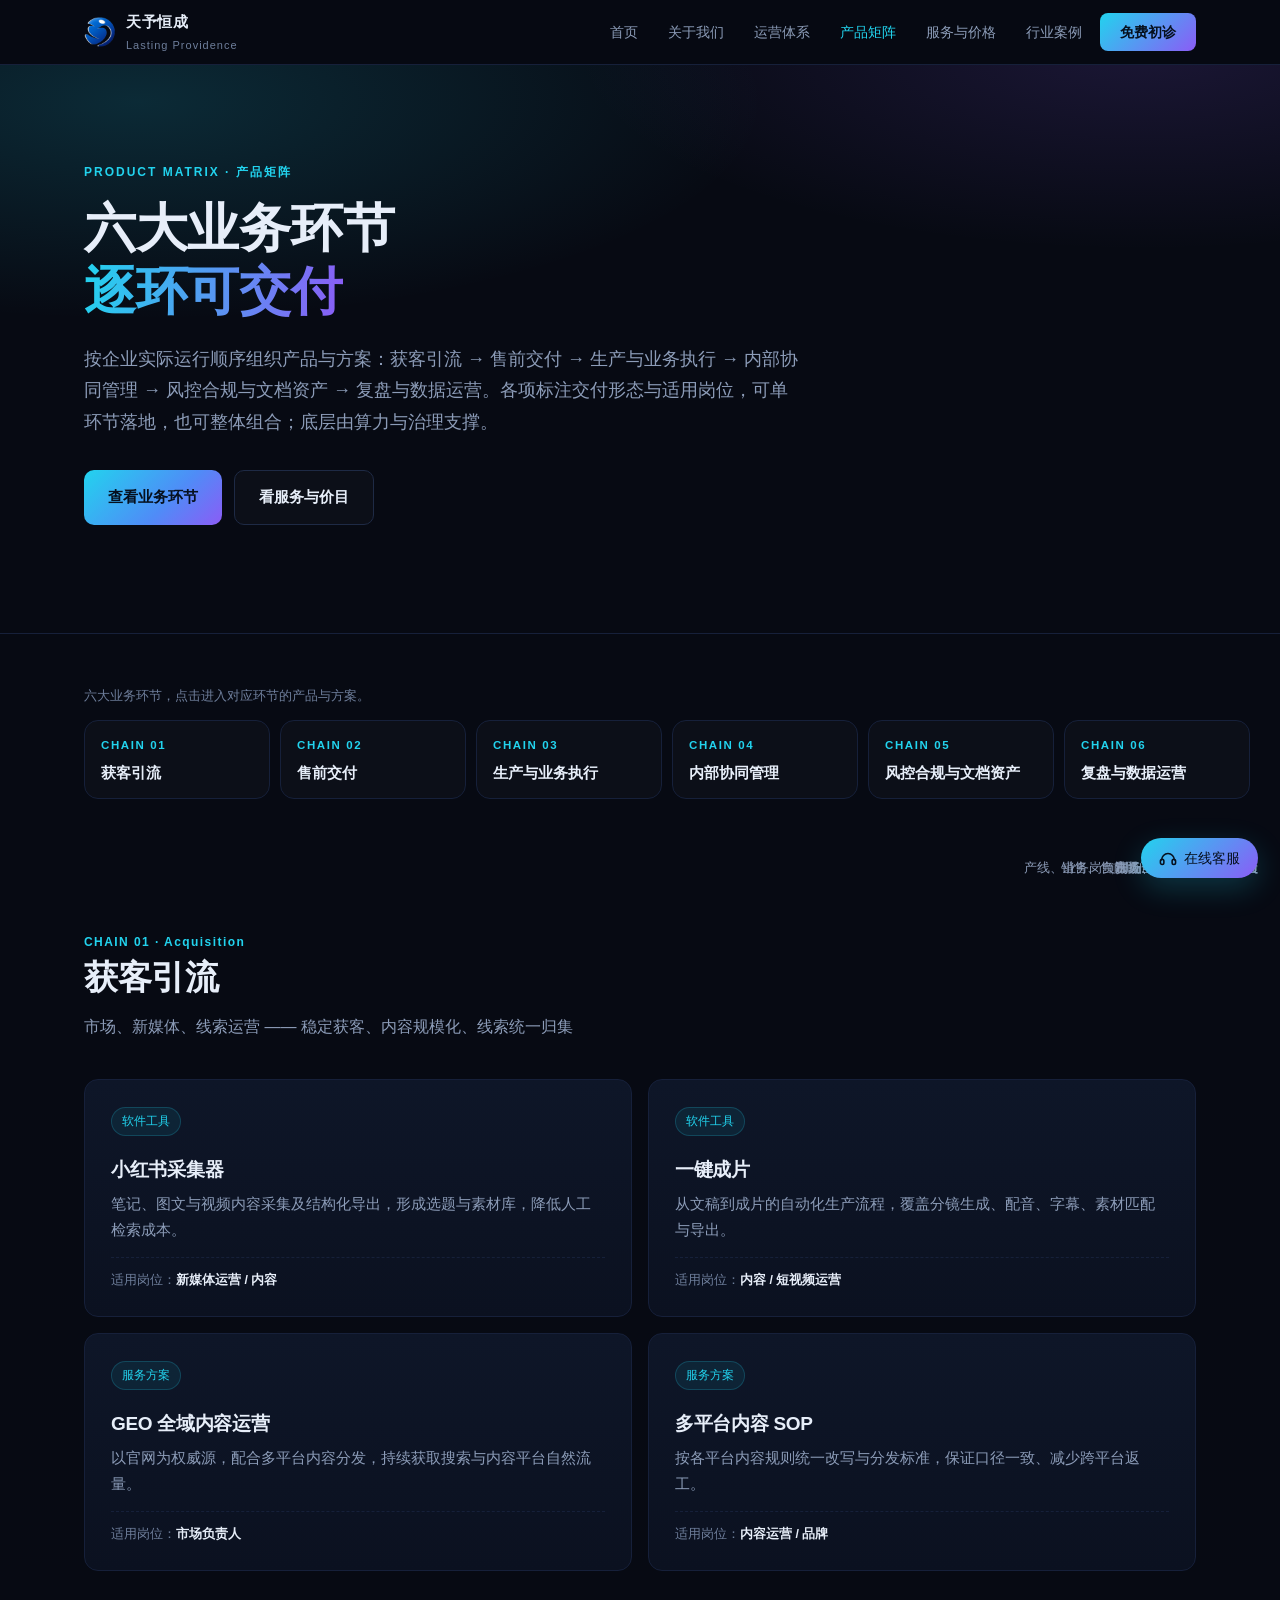
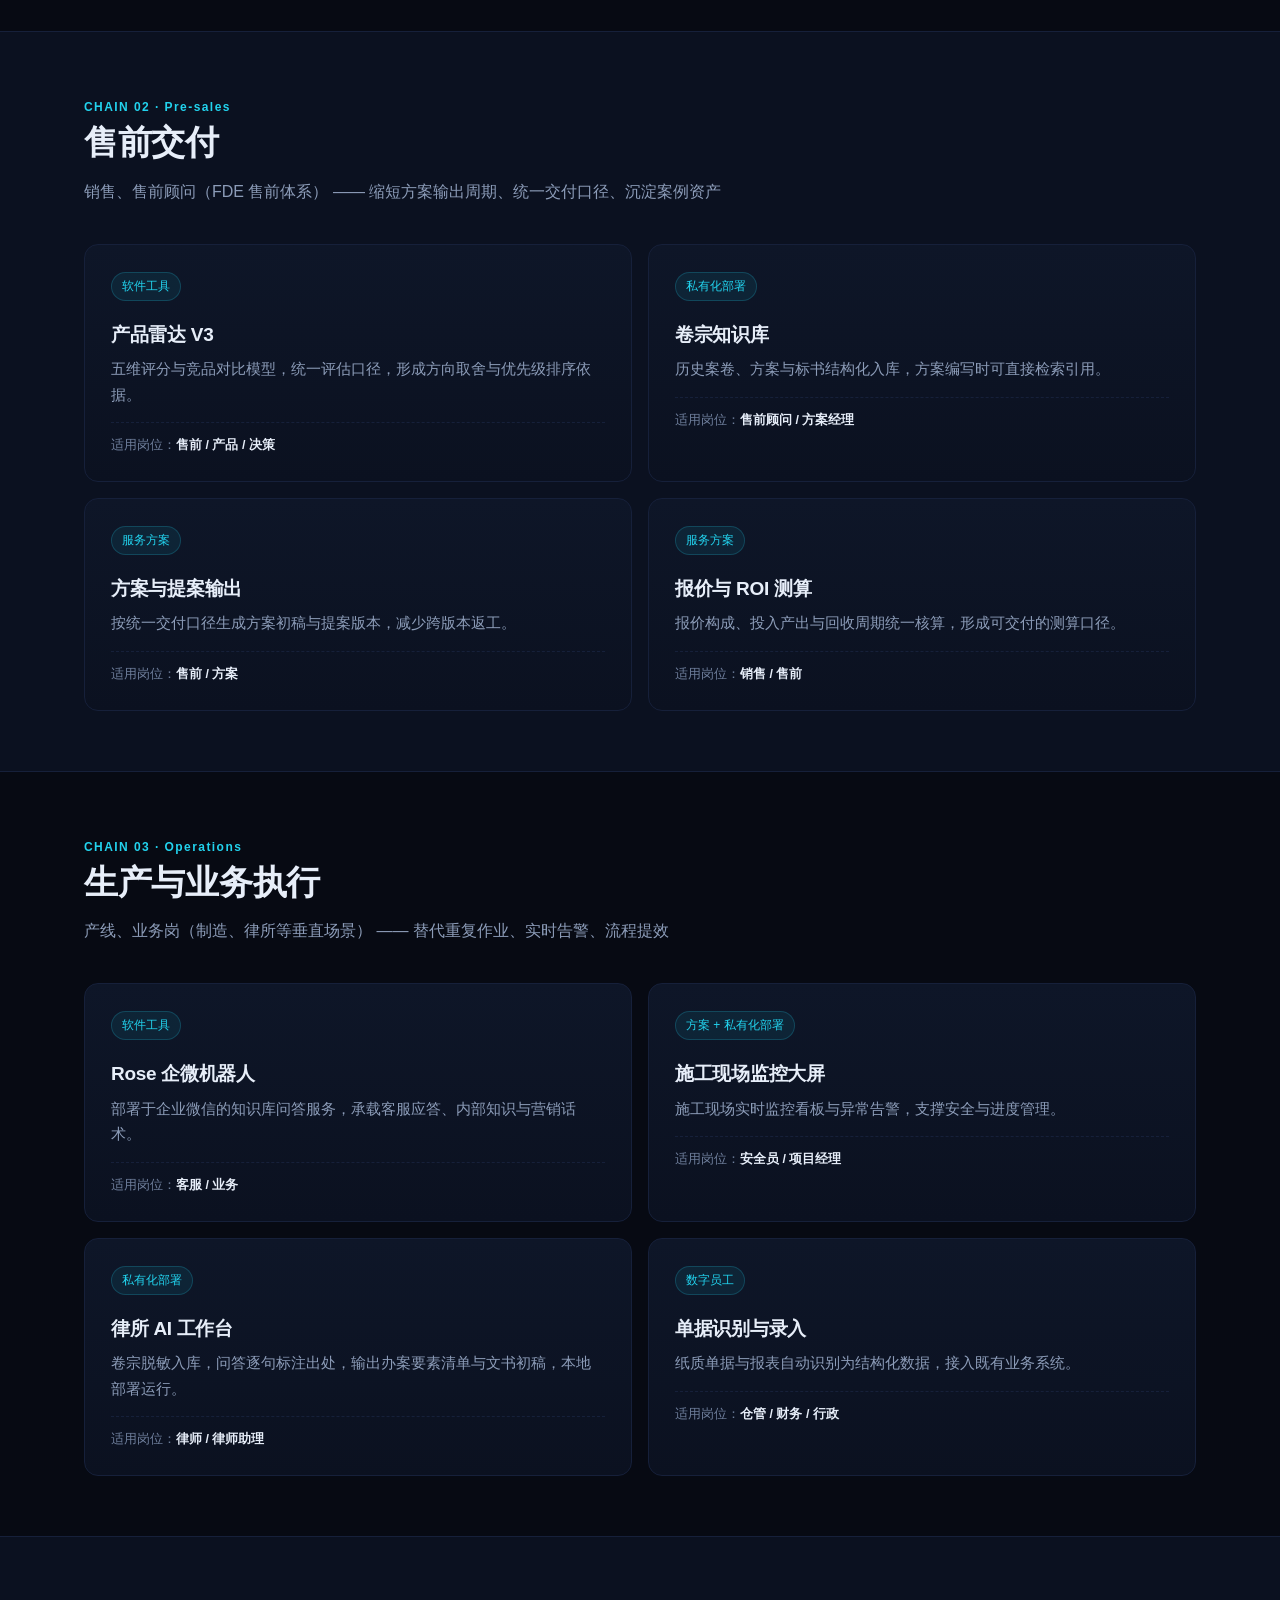
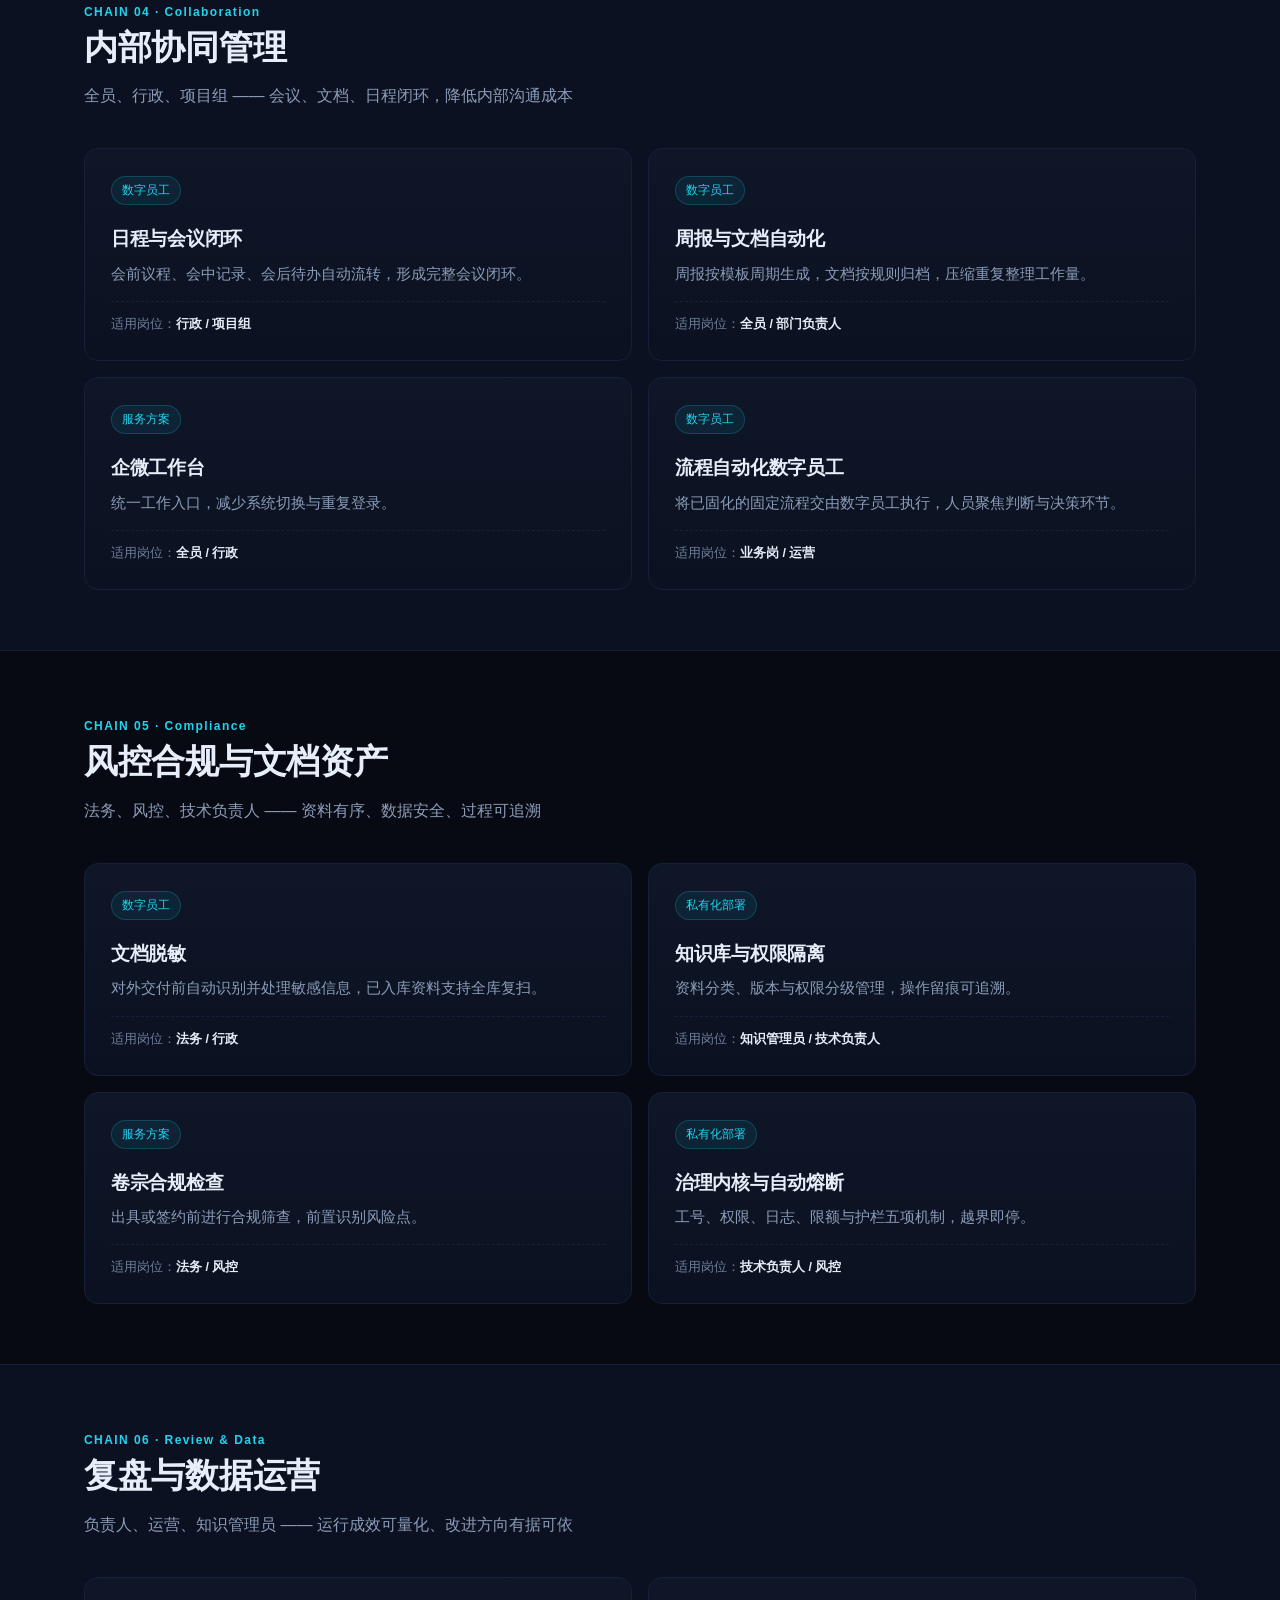
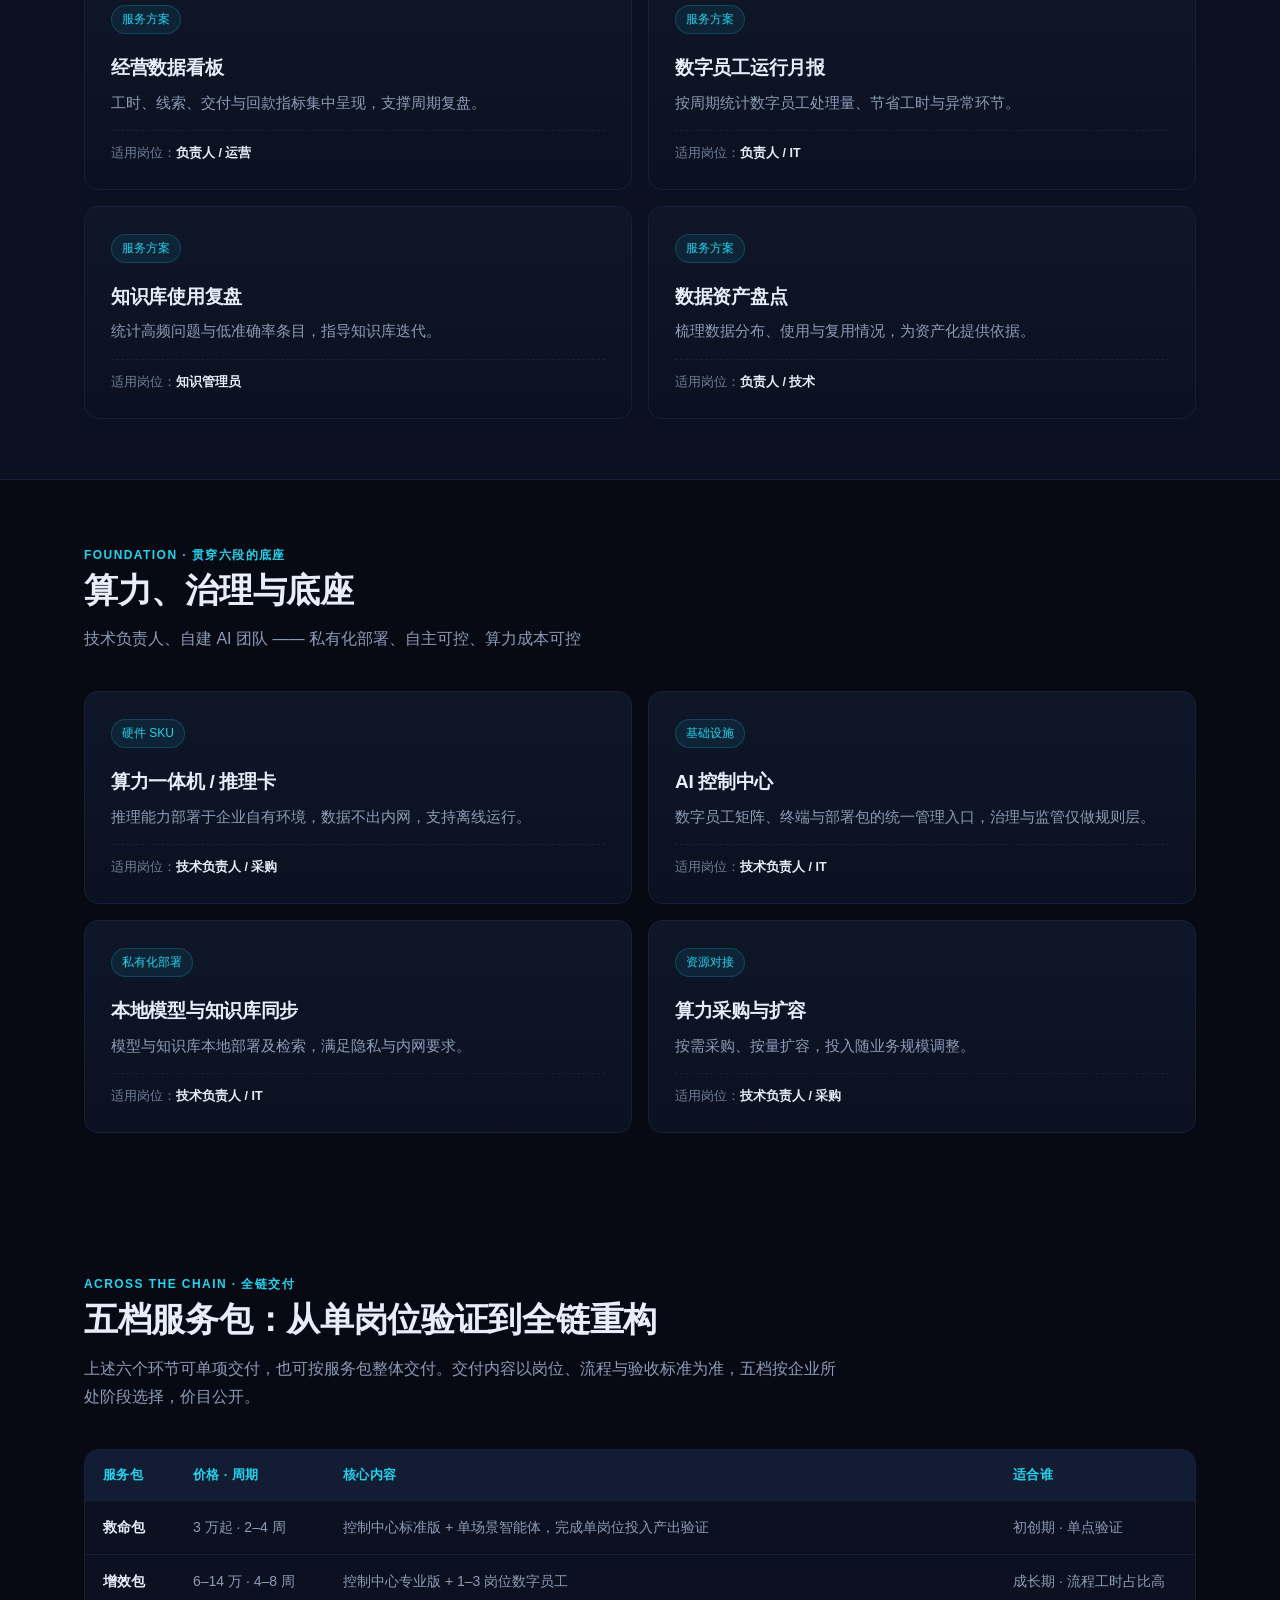
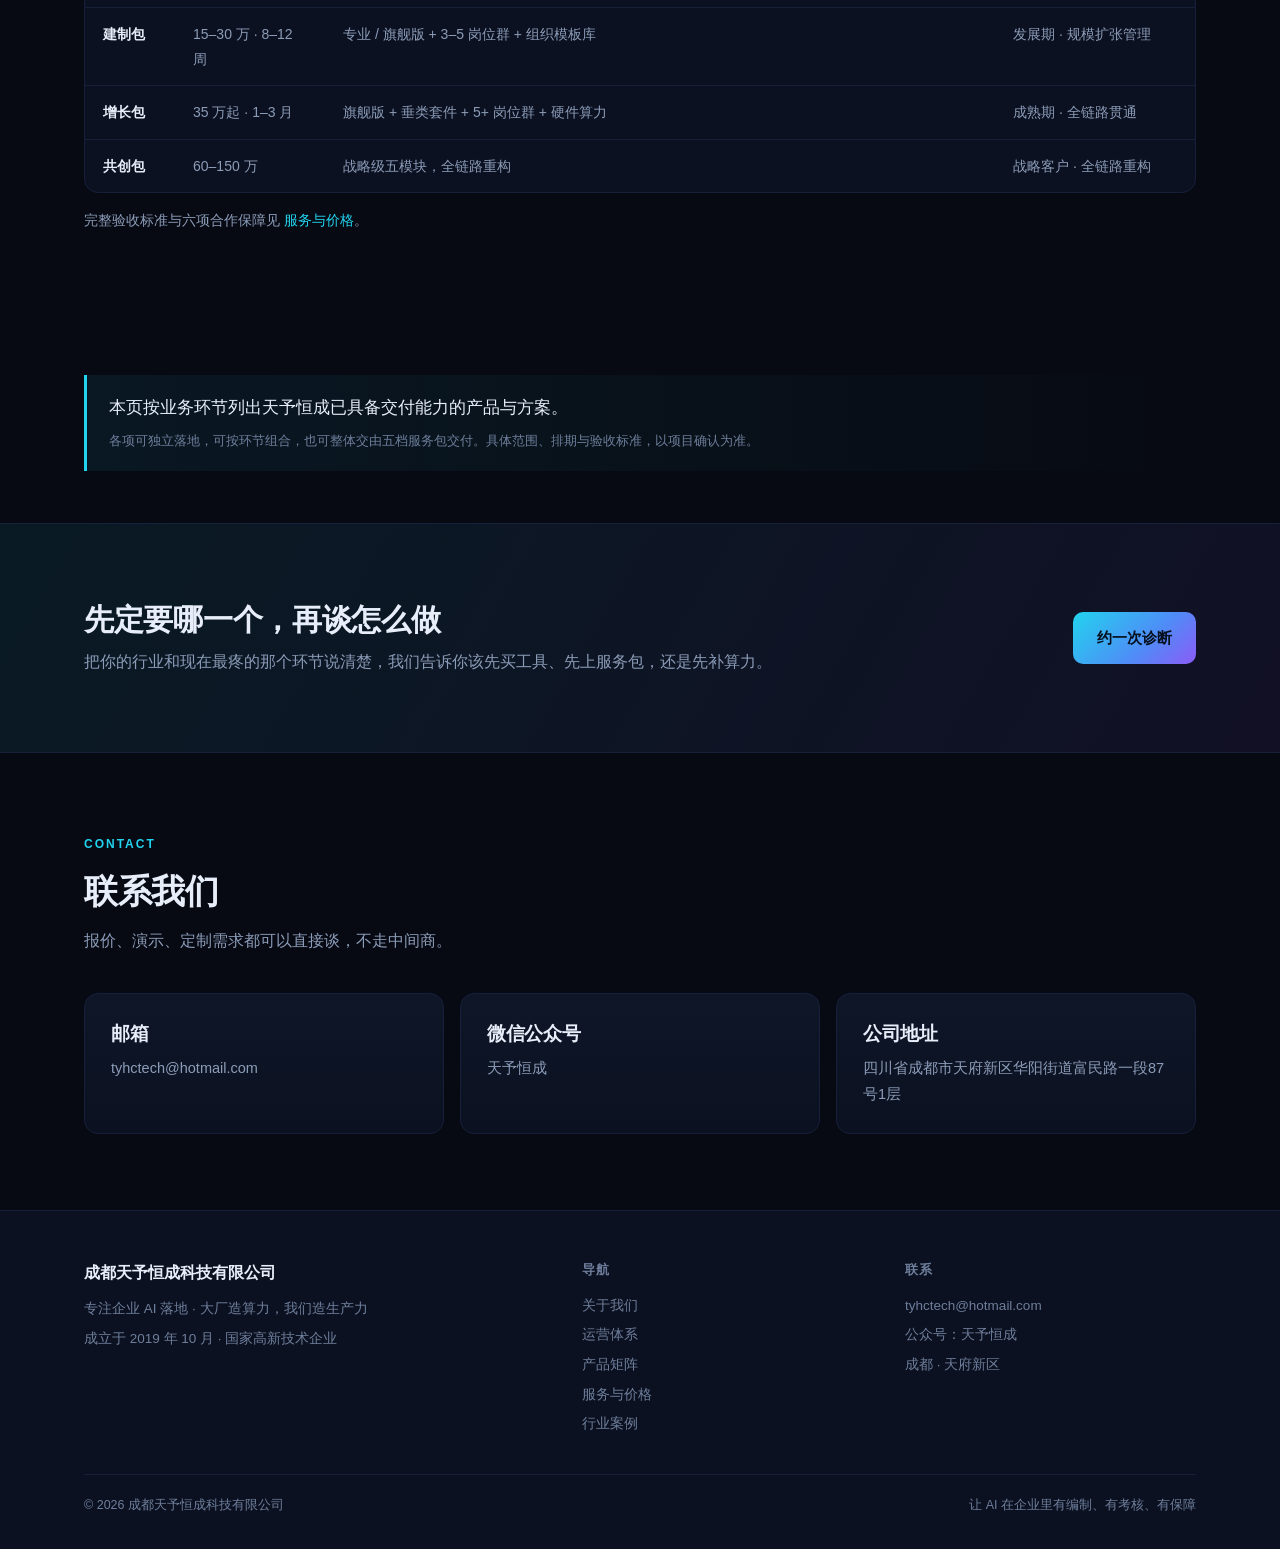
<file: products.html>
<!DOCTYPE html>
<html lang="zh-CN">
<head>
<meta charset="UTF-8">
<meta name="viewport" content="width=device-width, initial-scale=1">
<meta http-equiv="Content-Security-Policy" content="default-src 'none'; img-src 'self' data:; style-src 'self' 'unsafe-inline'; script-src 'self'; font-src 'self'; connect-src 'self'; media-src 'none'; object-src 'none'; frame-src 'none'; worker-src 'none'; manifest-src 'self'; base-uri 'none'; form-action 'none'; upgrade-insecure-requests">
<meta name="referrer" content="strict-origin-when-cross-origin">
<link rel="canonical" href="https://tyhctech.com/products.html">
<title>产品矩阵 - 按六大业务环节组织的产品与方案 | 天予恒成</title>
<meta name="description" content="天予恒成产品矩阵按企业运营的六大业务环节排列：获客引流、售前交付、生产与业务执行、内部协同管理、风控合规与文档资产、复盘与数据运营，底层由算力与治理支撑。每项标注交付形态与适用岗位。">
<link rel="icon" href="favicon.png" type="image/png">
<meta property="og:title" content="产品矩阵 - 按六大业务环节组织的产品与方案 | 天予恒成">
<meta property="og:description" content="获客、售前、执行、协同、合规、复盘六段业务环节，逐段列出可交付的产品与方案。">
<meta property="og:type" content="website">
<meta property="og:locale" content="zh_CN">
<meta name="twitter:card" content="summary_large_image">
<link rel="stylesheet" href="style.css">
</head>
<body>

<header class="nav">
  <div class="nav-inner">
    <a class="brand" href="index.html">
      <img class="brand-mark" src="logo.png" alt="天予恒成" width="32" height="32">
      <span class="brand-text">天予恒成<span class="brand-sub">Lasting Providence</span></span>
    </a>
    <nav class="nav-links" id="navLinks">
      <a href="index.html">首页</a>
      <a href="about.html">关于我们</a>
      <a href="solution.html">运营体系</a>
      <a href="products.html" class="on">产品矩阵</a>
      <a href="service.html">服务与价格</a>
      <a href="cases.html">行业案例</a>
      <a href="diagnose.html" class="nav-cta">免费初诊</a>
    </nav>
    <button class="nav-toggle" id="navToggle" aria-label="展开导航">菜单</button>
  </div>
</header><section class="hero">
  <div class="hero-inner">
    <span class="label">PRODUCT MATRIX · 产品矩阵</span>
    <h1>六大业务环节<br><span class="grad">逐环可交付</span></h1>
    <p class="hero-sub">按企业实际运行顺序组织产品与方案：获客引流 → 售前交付 → 生产与业务执行 → 内部协同管理 → 风控合规与文档资产 → 复盘与数据运营。各项标注交付形态与适用岗位，可单环节落地，也可整体组合；底层由算力与治理支撑。</p>
    <div class="hero-actions">
      <a class="btn btn-primary" href="#chain-1">查看业务环节</a>
      <a class="btn btn-ghost" href="service.html">看服务与价目</a>
    </div>
  </div>
</section><section class="sec-tight">
  <div class="wrap">
    <p class="chain-hint">六大业务环节，点击进入对应环节的产品与方案。</p>
    <div class="chainline">
      <a href="#chain-1"><span class="cn">CHAIN 01</span><span class="ct">获客引流</span><span class="cs">市场、新媒体、线索运营</span></a>
      <a href="#chain-2"><span class="cn">CHAIN 02</span><span class="ct">售前交付</span><span class="cs">销售、售前顾问（FDE 售前体系）</span></a>
      <a href="#chain-3"><span class="cn">CHAIN 03</span><span class="ct">生产与业务执行</span><span class="cs">产线、业务岗（制造、律所等垂直场景）</span></a>
      <a href="#chain-4"><span class="cn">CHAIN 04</span><span class="ct">内部协同管理</span><span class="cs">全员、行政、项目组</span></a>
      <a href="#chain-5"><span class="cn">CHAIN 05</span><span class="ct">风控合规与文档资产</span><span class="cs">法务、风控、技术负责人</span></a>
      <a href="#chain-6"><span class="cn">CHAIN 06</span><span class="ct">复盘与数据运营</span><span class="cs">负责人、运营、知识管理员</span></a>
    </div>
  </div>
</section><section id="chain-1" class="chain-sec">
  <div class="wrap">
    <div class="head">
      <span class="chain-tag">CHAIN 01 · Acquisition</span>
      <h2>获客引流</h2>
      <p>市场、新媒体、线索运营 —— 稳定获客、内容规模化、线索统一归集</p>
    </div>
    <div class="grid g2">
      <div class="card">
        <div style="margin-bottom:12px"><span class="pill">软件工具</span></div>
        <h3>小红书采集器</h3>
        <p>笔记、图文与视频内容采集及结构化导出，形成选题与素材库，降低人工检索成本。</p>
        <div class="cmeta"><i>适用岗位：<b>新媒体运营 / 内容</b></i></div>
      </div>
      <div class="card">
        <div style="margin-bottom:12px"><span class="pill">软件工具</span></div>
        <h3>一键成片</h3>
        <p>从文稿到成片的自动化生产流程，覆盖分镜生成、配音、字幕、素材匹配与导出。</p>
        <div class="cmeta"><i>适用岗位：<b>内容 / 短视频运营</b></i></div>
      </div>
      <div class="card">
        <div style="margin-bottom:12px"><span class="pill">服务方案</span></div>
        <h3>GEO 全域内容运营</h3>
        <p>以官网为权威源，配合多平台内容分发，持续获取搜索与内容平台自然流量。</p>
        <div class="cmeta"><i>适用岗位：<b>市场负责人</b></i></div>
      </div>
      <div class="card">
        <div style="margin-bottom:12px"><span class="pill">服务方案</span></div>
        <h3>多平台内容 SOP</h3>
        <p>按各平台内容规则统一改写与分发标准，保证口径一致、减少跨平台返工。</p>
        <div class="cmeta"><i>适用岗位：<b>内容运营 / 品牌</b></i></div>
      </div>
    </div>
  </div>
</section>

<section id="chain-2" class="chain-sec" style="background:var(--bg-soft);border-top:1px solid var(--line-soft);border-bottom:1px solid var(--line-soft)">
  <div class="wrap">
    <div class="head">
      <span class="chain-tag">CHAIN 02 · Pre-sales</span>
      <h2>售前交付</h2>
      <p>销售、售前顾问（FDE 售前体系） —— 缩短方案输出周期、统一交付口径、沉淀案例资产</p>
    </div>
    <div class="grid g2">
      <div class="card">
        <div style="margin-bottom:12px"><span class="pill">软件工具</span></div>
        <h3>产品雷达 V3</h3>
        <p>五维评分与竞品对比模型，统一评估口径，形成方向取舍与优先级排序依据。</p>
        <div class="cmeta"><i>适用岗位：<b>售前 / 产品 / 决策</b></i></div>
      </div>
      <div class="card">
        <div style="margin-bottom:12px"><span class="pill">私有化部署</span></div>
        <h3>卷宗知识库</h3>
        <p>历史案卷、方案与标书结构化入库，方案编写时可直接检索引用。</p>
        <div class="cmeta"><i>适用岗位：<b>售前顾问 / 方案经理</b></i></div>
      </div>
      <div class="card">
        <div style="margin-bottom:12px"><span class="pill">服务方案</span></div>
        <h3>方案与提案输出</h3>
        <p>按统一交付口径生成方案初稿与提案版本，减少跨版本返工。</p>
        <div class="cmeta"><i>适用岗位：<b>售前 / 方案</b></i></div>
      </div>
      <div class="card">
        <div style="margin-bottom:12px"><span class="pill">服务方案</span></div>
        <h3>报价与 ROI 测算</h3>
        <p>报价构成、投入产出与回收周期统一核算，形成可交付的测算口径。</p>
        <div class="cmeta"><i>适用岗位：<b>销售 / 售前</b></i></div>
      </div>
    </div>
  </div>
</section>

<section id="chain-3" class="chain-sec">
  <div class="wrap">
    <div class="head">
      <span class="chain-tag">CHAIN 03 · Operations</span>
      <h2>生产与业务执行</h2>
      <p>产线、业务岗（制造、律所等垂直场景） —— 替代重复作业、实时告警、流程提效</p>
    </div>
    <div class="grid g2">
      <div class="card">
        <div style="margin-bottom:12px"><span class="pill">软件工具</span></div>
        <h3>Rose 企微机器人</h3>
        <p>部署于企业微信的知识库问答服务，承载客服应答、内部知识与营销话术。</p>
        <div class="cmeta"><i>适用岗位：<b>客服 / 业务</b></i></div>
      </div>
      <div class="card">
        <div style="margin-bottom:12px"><span class="pill">方案 + 私有化部署</span></div>
        <h3>施工现场监控大屏</h3>
        <p>施工现场实时监控看板与异常告警，支撑安全与进度管理。</p>
        <div class="cmeta"><i>适用岗位：<b>安全员 / 项目经理</b></i></div>
      </div>
      <div class="card">
        <div style="margin-bottom:12px"><span class="pill">私有化部署</span></div>
        <h3>律所 AI 工作台</h3>
        <p>卷宗脱敏入库，问答逐句标注出处，输出办案要素清单与文书初稿，本地部署运行。</p>
        <div class="cmeta"><i>适用岗位：<b>律师 / 律师助理</b></i></div>
      </div>
      <div class="card">
        <div style="margin-bottom:12px"><span class="pill">数字员工</span></div>
        <h3>单据识别与录入</h3>
        <p>纸质单据与报表自动识别为结构化数据，接入既有业务系统。</p>
        <div class="cmeta"><i>适用岗位：<b>仓管 / 财务 / 行政</b></i></div>
      </div>
    </div>
  </div>
</section>

<section id="chain-4" class="chain-sec" style="background:var(--bg-soft);border-top:1px solid var(--line-soft);border-bottom:1px solid var(--line-soft)">
  <div class="wrap">
    <div class="head">
      <span class="chain-tag">CHAIN 04 · Collaboration</span>
      <h2>内部协同管理</h2>
      <p>全员、行政、项目组 —— 会议、文档、日程闭环，降低内部沟通成本</p>
    </div>
    <div class="grid g2">
      <div class="card">
        <div style="margin-bottom:12px"><span class="pill">数字员工</span></div>
        <h3>日程与会议闭环</h3>
        <p>会前议程、会中记录、会后待办自动流转，形成完整会议闭环。</p>
        <div class="cmeta"><i>适用岗位：<b>行政 / 项目组</b></i></div>
      </div>
      <div class="card">
        <div style="margin-bottom:12px"><span class="pill">数字员工</span></div>
        <h3>周报与文档自动化</h3>
        <p>周报按模板周期生成，文档按规则归档，压缩重复整理工作量。</p>
        <div class="cmeta"><i>适用岗位：<b>全员 / 部门负责人</b></i></div>
      </div>
      <div class="card">
        <div style="margin-bottom:12px"><span class="pill">服务方案</span></div>
        <h3>企微工作台</h3>
        <p>统一工作入口，减少系统切换与重复登录。</p>
        <div class="cmeta"><i>适用岗位：<b>全员 / 行政</b></i></div>
      </div>
      <div class="card">
        <div style="margin-bottom:12px"><span class="pill">数字员工</span></div>
        <h3>流程自动化数字员工</h3>
        <p>将已固化的固定流程交由数字员工执行，人员聚焦判断与决策环节。</p>
        <div class="cmeta"><i>适用岗位：<b>业务岗 / 运营</b></i></div>
      </div>
    </div>
  </div>
</section>

<section id="chain-5" class="chain-sec">
  <div class="wrap">
    <div class="head">
      <span class="chain-tag">CHAIN 05 · Compliance</span>
      <h2>风控合规与文档资产</h2>
      <p>法务、风控、技术负责人 —— 资料有序、数据安全、过程可追溯</p>
    </div>
    <div class="grid g2">
      <div class="card">
        <div style="margin-bottom:12px"><span class="pill">数字员工</span></div>
        <h3>文档脱敏</h3>
        <p>对外交付前自动识别并处理敏感信息，已入库资料支持全库复扫。</p>
        <div class="cmeta"><i>适用岗位：<b>法务 / 行政</b></i></div>
      </div>
      <div class="card">
        <div style="margin-bottom:12px"><span class="pill">私有化部署</span></div>
        <h3>知识库与权限隔离</h3>
        <p>资料分类、版本与权限分级管理，操作留痕可追溯。</p>
        <div class="cmeta"><i>适用岗位：<b>知识管理员 / 技术负责人</b></i></div>
      </div>
      <div class="card">
        <div style="margin-bottom:12px"><span class="pill">服务方案</span></div>
        <h3>卷宗合规检查</h3>
        <p>出具或签约前进行合规筛查，前置识别风险点。</p>
        <div class="cmeta"><i>适用岗位：<b>法务 / 风控</b></i></div>
      </div>
      <div class="card">
        <div style="margin-bottom:12px"><span class="pill">私有化部署</span></div>
        <h3>治理内核与自动熔断</h3>
        <p>工号、权限、日志、限额与护栏五项机制，越界即停。</p>
        <div class="cmeta"><i>适用岗位：<b>技术负责人 / 风控</b></i></div>
      </div>
    </div>
  </div>
</section>

<section id="chain-6" class="chain-sec" style="background:var(--bg-soft);border-top:1px solid var(--line-soft);border-bottom:1px solid var(--line-soft)">
  <div class="wrap">
    <div class="head">
      <span class="chain-tag">CHAIN 06 · Review & Data</span>
      <h2>复盘与数据运营</h2>
      <p>负责人、运营、知识管理员 —— 运行成效可量化、改进方向有据可依</p>
    </div>
    <div class="grid g2">
      <div class="card">
        <div style="margin-bottom:12px"><span class="pill">服务方案</span></div>
        <h3>经营数据看板</h3>
        <p>工时、线索、交付与回款指标集中呈现，支撑周期复盘。</p>
        <div class="cmeta"><i>适用岗位：<b>负责人 / 运营</b></i></div>
      </div>
      <div class="card">
        <div style="margin-bottom:12px"><span class="pill">服务方案</span></div>
        <h3>数字员工运行月报</h3>
        <p>按周期统计数字员工处理量、节省工时与异常环节。</p>
        <div class="cmeta"><i>适用岗位：<b>负责人 / IT</b></i></div>
      </div>
      <div class="card">
        <div style="margin-bottom:12px"><span class="pill">服务方案</span></div>
        <h3>知识库使用复盘</h3>
        <p>统计高频问题与低准确率条目，指导知识库迭代。</p>
        <div class="cmeta"><i>适用岗位：<b>知识管理员</b></i></div>
      </div>
      <div class="card">
        <div style="margin-bottom:12px"><span class="pill">服务方案</span></div>
        <h3>数据资产盘点</h3>
        <p>梳理数据分布、使用与复用情况，为资产化提供依据。</p>
        <div class="cmeta"><i>适用岗位：<b>负责人 / 技术</b></i></div>
      </div>
    </div>
  </div>
</section>

<section id="chain-0" class="chain-sec">
  <div class="wrap">
    <div class="head">
      <span class="chain-tag">FOUNDATION · 贯穿六段的底座</span>
      <h2>算力、治理与底座</h2>
      <p>技术负责人、自建 AI 团队 —— 私有化部署、自主可控、算力成本可控</p>
    </div>
    <div class="grid g2">
      <div class="card">
        <div style="margin-bottom:12px"><span class="pill">硬件 SKU</span></div>
        <h3>算力一体机 / 推理卡</h3>
        <p>推理能力部署于企业自有环境，数据不出内网，支持离线运行。</p>
        <div class="cmeta"><i>适用岗位：<b>技术负责人 / 采购</b></i></div>
      </div>
      <div class="card">
        <div style="margin-bottom:12px"><span class="pill">基础设施</span></div>
        <h3>AI 控制中心</h3>
        <p>数字员工矩阵、终端与部署包的统一管理入口，治理与监管仅做规则层。</p>
        <div class="cmeta"><i>适用岗位：<b>技术负责人 / IT</b></i></div>
      </div>
      <div class="card">
        <div style="margin-bottom:12px"><span class="pill">私有化部署</span></div>
        <h3>本地模型与知识库同步</h3>
        <p>模型与知识库本地部署及检索，满足隐私与内网要求。</p>
        <div class="cmeta"><i>适用岗位：<b>技术负责人 / IT</b></i></div>
      </div>
      <div class="card">
        <div style="margin-bottom:12px"><span class="pill">资源对接</span></div>
        <h3>算力采购与扩容</h3>
        <p>按需采购、按量扩容，投入随业务规模调整。</p>
        <div class="cmeta"><i>适用岗位：<b>技术负责人 / 采购</b></i></div>
      </div>
    </div>
  </div>
</section>

<section id="packages">
  <div class="wrap">
    <div class="head">
      <span class="chain-tag">ACROSS THE CHAIN · 全链交付</span>
      <h2>五档服务包：从单岗位验证到全链重构</h2>
      <p>上述六个环节可单项交付，也可按服务包整体交付。交付内容以岗位、流程与验收标准为准，五档按企业所处阶段选择，价目公开。</p>
    </div>
    <div class="table-wrap">
      <table>
        <thead><tr><th style="width:90px">服务包</th><th style="width:150px">价格 · 周期</th><th>核心内容</th><th style="width:200px">适合谁</th></tr></thead>
        <tbody>
          <tr><td class="td-title">救命包</td><td>3 万起 · 2–4 周</td><td>控制中心标准版 + 单场景智能体，完成单岗位投入产出验证</td><td>初创期 · 单点验证</td></tr>
          <tr><td class="td-title">增效包</td><td>6–14 万 · 4–8 周</td><td>控制中心专业版 + 1–3 岗位数字员工</td><td>成长期 · 流程工时占比高</td></tr>
          <tr><td class="td-title">建制包</td><td>15–30 万 · 8–12 周</td><td>专业 / 旗舰版 + 3–5 岗位群 + 组织模板库</td><td>发展期 · 规模扩张管理</td></tr>
          <tr><td class="td-title">增长包</td><td>35 万起 · 1–3 月</td><td>旗舰版 + 垂类套件 + 5+ 岗位群 + 硬件算力</td><td>成熟期 · 全链路贯通</td></tr>
          <tr><td class="td-title">共创包</td><td>60–150 万</td><td>战略级五模块，全链路重构</td><td>战略客户 · 全链路重构</td></tr>
        </tbody>
      </table>
    </div>
    <p class="small muted" style="margin-top:16px">完整验收标准与六项合作保障见 <a href="service.html" style="color:var(--cyan)">服务与价格</a>。</p>
  </div>
</section>

<section class="sec-tight">
  <div class="wrap">
    <div class="quote">
      <p>本页按业务环节列出天予恒成已具备交付能力的产品与方案。</p>
      <small>各项可独立落地，可按环节组合，也可整体交由五档服务包交付。具体范围、排期与验收标准，以项目确认为准。</small>
    </div>
  </div>
</section>

<section class="cta">
  <div class="wrap cta-inner">
    <div>
      <h2>先定要哪一个，再谈怎么做</h2>
      <p>把你的行业和现在最疼的那个环节说清楚，我们告诉你该先买工具、先上服务包，还是先补算力。</p>
    </div>
    <a class="btn btn-primary" href="diagnose.html">约一次诊断</a>
  </div>
</section>

<section id="contact">
  <div class="wrap">
    <div class="head">
      <span class="label">Contact</span>
      <h2>联系我们</h2>
      <p>报价、演示、定制需求都可以直接谈，不走中间商。</p>
    </div>
    <div class="grid g3">
      <div class="card">
        <h3>邮箱</h3>
        <p>tyhctech@hotmail.com</p>
      </div>
      <div class="card">
        <h3>微信公众号</h3>
        <p>天予恒成</p>
      </div>
      <div class="card">
        <h3>公司地址</h3>
        <p>四川省成都市天府新区华阳街道富民路一段87号1层</p>
      </div>
    </div>
  </div>
</section>

<footer class="footer">
  <div class="wrap">
    <div class="footer-grid">
      <div>
        <div class="f-brand">成都天予恒成科技有限公司</div>
        <p>专注企业 AI 落地 · 大厂造算力，我们造生产力</p>
        <p>成立于 2019 年 10 月 · 国家高新技术企业</p>
      </div>
      <div>
        <h4>导航</h4>
        <p><a href="about.html">关于我们</a></p>
        <p><a href="solution.html">运营体系</a></p>
        <p><a href="products.html">产品矩阵</a></p>
        <p><a href="service.html">服务与价格</a></p>
        <p><a href="cases.html">行业案例</a></p>
      </div>
      <div>
        <h4>联系</h4>
        <p>tyhctech@hotmail.com</p>
        <p>公众号：天予恒成</p>
        <p>成都 · 天府新区</p>
      </div>
    </div>
    <div class="f-bottom">
      <span>© 2026 成都天予恒成科技有限公司</span>
      <span>让 AI 在企业里有编制、有考核、有保障</span>
    </div>
  </div>
</footer>

<script src="app.js"></script>
<script src="support.js"></script>
</body>
</html>
</file>
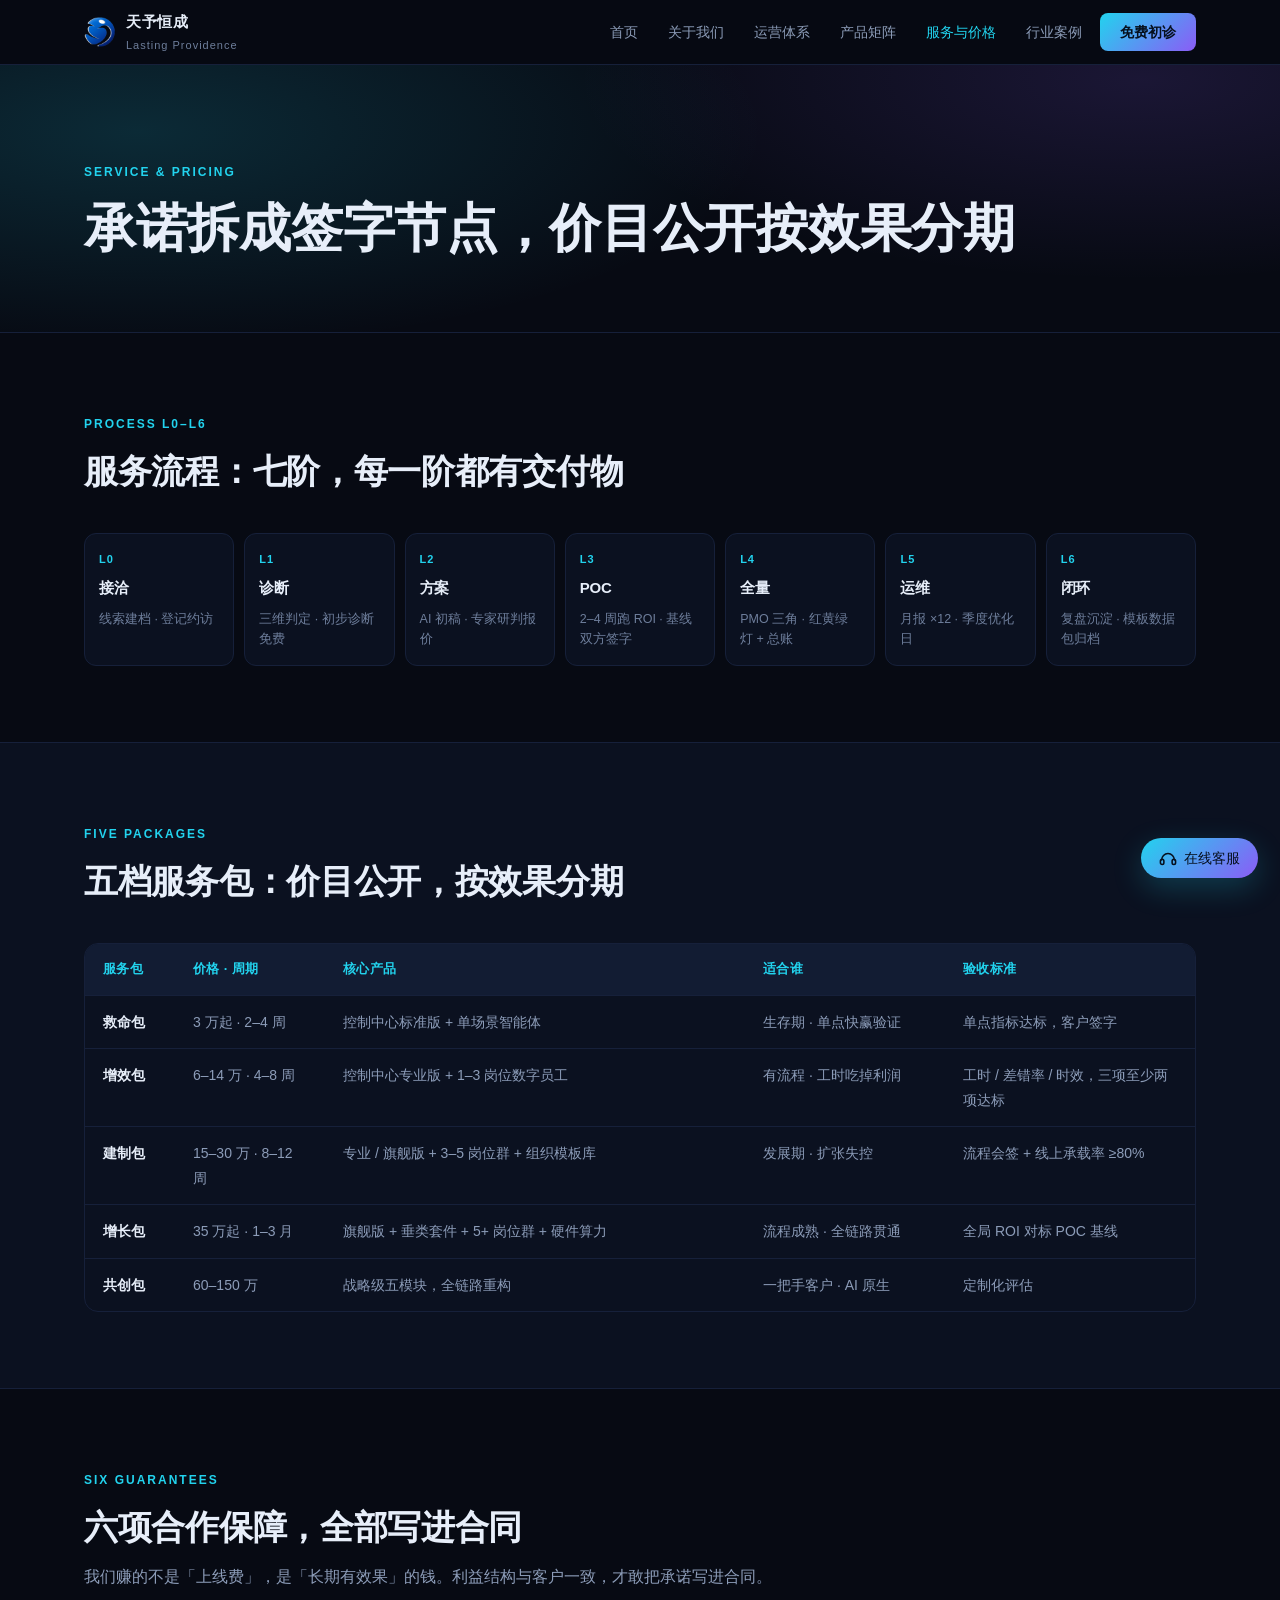
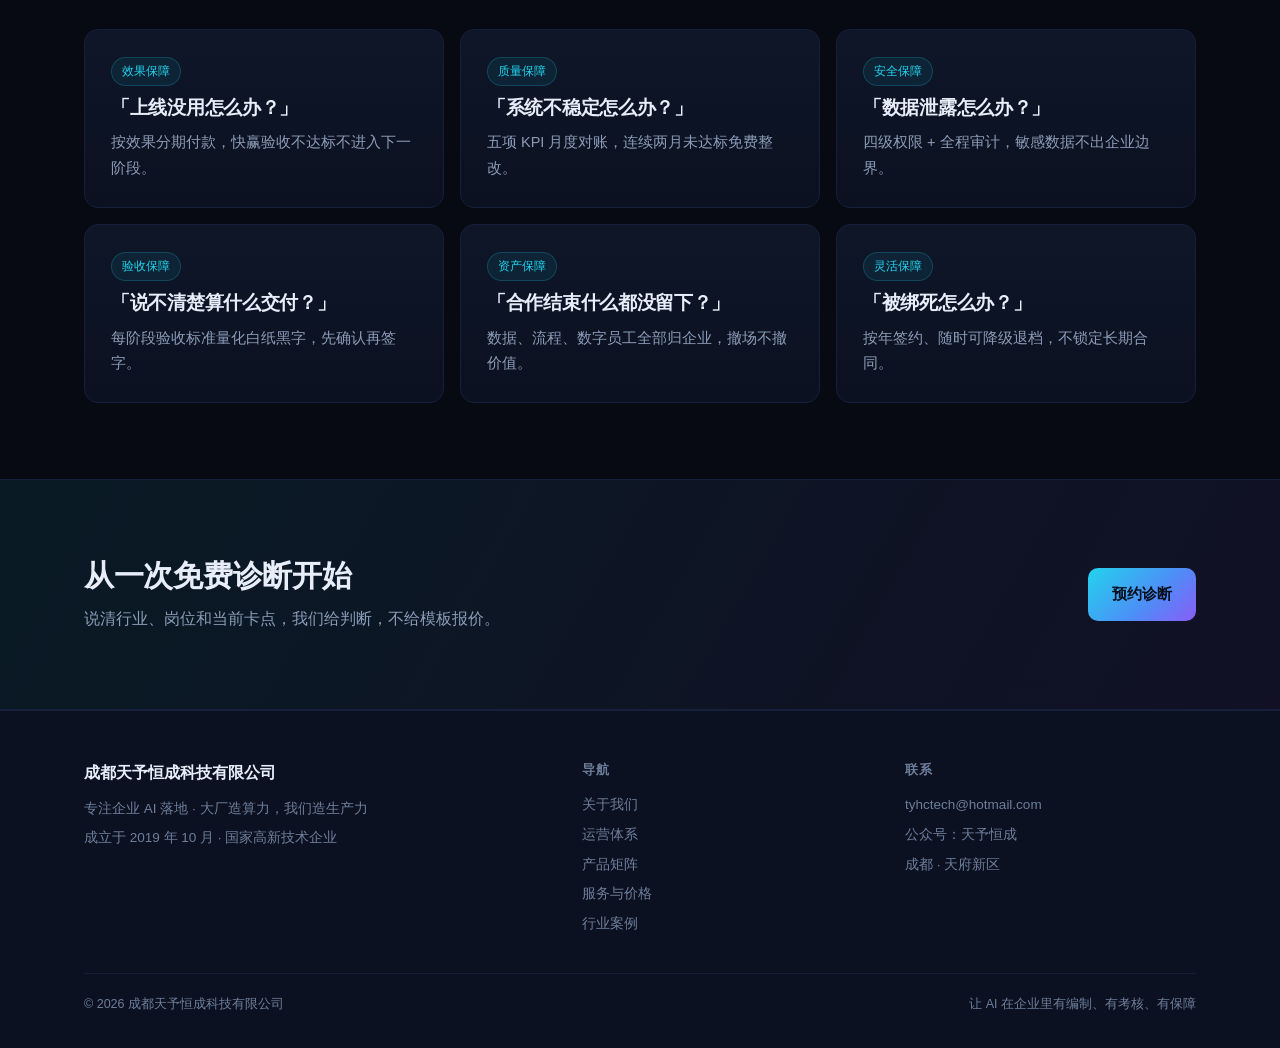
<file: service.html>
<!DOCTYPE html>
<html lang="zh-CN">
<head>
<meta charset="UTF-8">
<meta name="viewport" content="width=device-width, initial-scale=1">
<meta http-equiv="Content-Security-Policy" content="default-src 'none'; img-src 'self' data:; style-src 'self' 'unsafe-inline'; script-src 'self'; font-src 'self'; connect-src 'self'; media-src 'none'; object-src 'none'; frame-src 'none'; worker-src 'none'; manifest-src 'self'; base-uri 'none'; form-action 'none'; upgrade-insecure-requests">
<meta name="referrer" content="strict-origin-when-cross-origin">
<link rel="canonical" href="https://tyhctech.com/service.html">
<title>服务与价格 - L0–L6 服务流程与五档服务包 | 天予恒成</title>
<meta name="description" content="L0–L6 七阶服务流程，每个环节必有签字产出物；五档服务包价目公开、按效果分期付款；六项合作保障全部写进合同。">
<link rel="icon" href="favicon.png" type="image/png">
<link rel="stylesheet" href="style.css">
</head>
<body>

<header class="nav">
  <div class="nav-inner">
    <a class="brand" href="index.html">
      <img class="brand-mark" src="logo.png" alt="天予恒成" width="32" height="32">
      <span class="brand-text">天予恒成<span class="brand-sub">Lasting Providence</span></span>
    </a>
    <nav class="nav-links" id="navLinks">
      <a href="index.html">首页</a>
      <a href="about.html">关于我们</a>
      <a href="solution.html">运营体系</a>
      <a href="products.html">产品矩阵</a>
      <a href="service.html" class="on">服务与价格</a>
      <a href="cases.html">行业案例</a>
      <a href="diagnose.html" class="nav-cta">免费初诊</a>
    </nav>
    <button class="nav-toggle" id="navToggle" aria-label="展开导航">菜单</button>
  </div>
</header>

<section class="hero" style="padding-bottom:52px">
  <div class="hero-inner">
    <span class="label">Service &amp; Pricing</span>
    <h1>承诺拆成签字节点，价目公开按效果分期</h1>
  </div>
</section>

<section>
  <div class="wrap">
    <div class="head">
      <span class="label">Process L0–L6</span>
      <h2>服务流程：七阶，每一阶都有交付物</h2>
    </div>
    <div class="steps">
      <div class="step"><div class="lv">L0</div><h4>接洽</h4><p>线索建档 · 登记约访</p></div>
      <div class="step"><div class="lv">L1</div><h4>诊断</h4><p>三维判定 · 初步诊断免费</p></div>
      <div class="step"><div class="lv">L2</div><h4>方案</h4><p>AI 初稿 · 专家研判报价</p></div>
      <div class="step"><div class="lv">L3</div><h4>POC</h4><p>2–4 周跑 ROI · 基线双方签字</p></div>
      <div class="step"><div class="lv">L4</div><h4>全量</h4><p>PMO 三角 · 红黄绿灯 + 总账</p></div>
      <div class="step"><div class="lv">L5</div><h4>运维</h4><p>月报 ×12 · 季度优化日</p></div>
      <div class="step"><div class="lv">L6</div><h4>闭环</h4><p>复盘沉淀 · 模板数据包归档</p></div>
    </div>
  </div>
</section>

<section style="background:var(--bg-soft);border-top:1px solid var(--line-soft);border-bottom:1px solid var(--line-soft)">
  <div class="wrap">
    <div class="head">
      <span class="label">Five Packages</span>
      <h2>五档服务包：价目公开，按效果分期</h2>
    </div>
    <div class="table-wrap">
      <table>
        <thead><tr><th style="width:90px">服务包</th><th style="width:150px">价格 · 周期</th><th>核心产品</th><th style="width:200px">适合谁</th><th style="width:250px">验收标准</th></tr></thead>
        <tbody>
          <tr><td class="td-title">救命包</td><td>3 万起 · 2–4 周</td><td>控制中心标准版 + 单场景智能体</td><td>生存期 · 单点快赢验证</td><td>单点指标达标，客户签字</td></tr>
          <tr><td class="td-title">增效包</td><td>6–14 万 · 4–8 周</td><td>控制中心专业版 + 1–3 岗位数字员工</td><td>有流程 · 工时吃掉利润</td><td>工时 / 差错率 / 时效，三项至少两项达标</td></tr>
          <tr><td class="td-title">建制包</td><td>15–30 万 · 8–12 周</td><td>专业 / 旗舰版 + 3–5 岗位群 + 组织模板库</td><td>发展期 · 扩张失控</td><td>流程会签 + 线上承载率 ≥80%</td></tr>
          <tr><td class="td-title">增长包</td><td>35 万起 · 1–3 月</td><td>旗舰版 + 垂类套件 + 5+ 岗位群 + 硬件算力</td><td>流程成熟 · 全链路贯通</td><td>全局 ROI 对标 POC 基线</td></tr>
          <tr><td class="td-title">共创包</td><td>60–150 万</td><td>战略级五模块，全链路重构</td><td>一把手客户 · AI 原生</td><td>定制化评估</td></tr>
        </tbody>
      </table>
    </div>
  </div>
</section>

<section>
  <div class="wrap">
    <div class="head">
      <span class="label">Six Guarantees</span>
      <h2>六项合作保障，全部写进合同</h2>
      <p>我们赚的不是「上线费」，是「长期有效果」的钱。利益结构与客户一致，才敢把承诺写进合同。</p>
    </div>
    <div class="grid g3">
      <div class="card">
        <span class="pill">效果保障</span>
        <h3>「上线没用怎么办？」</h3>
        <p>按效果分期付款，快赢验收不达标不进入下一阶段。</p>
      </div>
      <div class="card">
        <span class="pill">质量保障</span>
        <h3>「系统不稳定怎么办？」</h3>
        <p>五项 KPI 月度对账，连续两月未达标免费整改。</p>
      </div>
      <div class="card">
        <span class="pill">安全保障</span>
        <h3>「数据泄露怎么办？」</h3>
        <p>四级权限 + 全程审计，敏感数据不出企业边界。</p>
      </div>
      <div class="card">
        <span class="pill">验收保障</span>
        <h3>「说不清楚算什么交付？」</h3>
        <p>每阶段验收标准量化白纸黑字，先确认再签字。</p>
      </div>
      <div class="card">
        <span class="pill">资产保障</span>
        <h3>「合作结束什么都没留下？」</h3>
        <p>数据、流程、数字员工全部归企业，撤场不撤价值。</p>
      </div>
      <div class="card">
        <span class="pill">灵活保障</span>
        <h3>「被绑死怎么办？」</h3>
        <p>按年签约、随时可降级退档，不锁定长期合同。</p>
      </div>
    </div>
  </div>
</section>

<section class="cta">
  <div class="wrap cta-inner">
    <div>
      <h2>从一次免费诊断开始</h2>
      <p>说清行业、岗位和当前卡点，我们给判断，不给模板报价。</p>
    </div>
    <a class="btn btn-primary" href="diagnose.html">预约诊断</a>
  </div>
</section>

<footer class="footer">
  <div class="wrap">
    <div class="footer-grid">
      <div>
        <div class="f-brand">成都天予恒成科技有限公司</div>
        <p>专注企业 AI 落地 · 大厂造算力，我们造生产力</p>
        <p>成立于 2019 年 10 月 · 国家高新技术企业</p>
      </div>
      <div>
        <h4>导航</h4>
        <p><a href="about.html">关于我们</a></p>
        <p><a href="solution.html">运营体系</a></p>
        <p><a href="products.html">产品矩阵</a></p>
        <p><a href="service.html">服务与价格</a></p>
        <p><a href="cases.html">行业案例</a></p>
      </div>
      <div>
        <h4>联系</h4>
        <p>tyhctech@hotmail.com</p>
        <p>公众号：天予恒成</p>
        <p>成都 · 天府新区</p>
      </div>
    </div>
    <div class="f-bottom">
      <span>© 2026 成都天予恒成科技有限公司</span>
      <span>让 AI 在企业里有编制、有考核、有保障</span>
    </div>
  </div>
</footer>

<script src="app.js"></script>
<script src="support.js"></script>
</body>
</html>
</file>
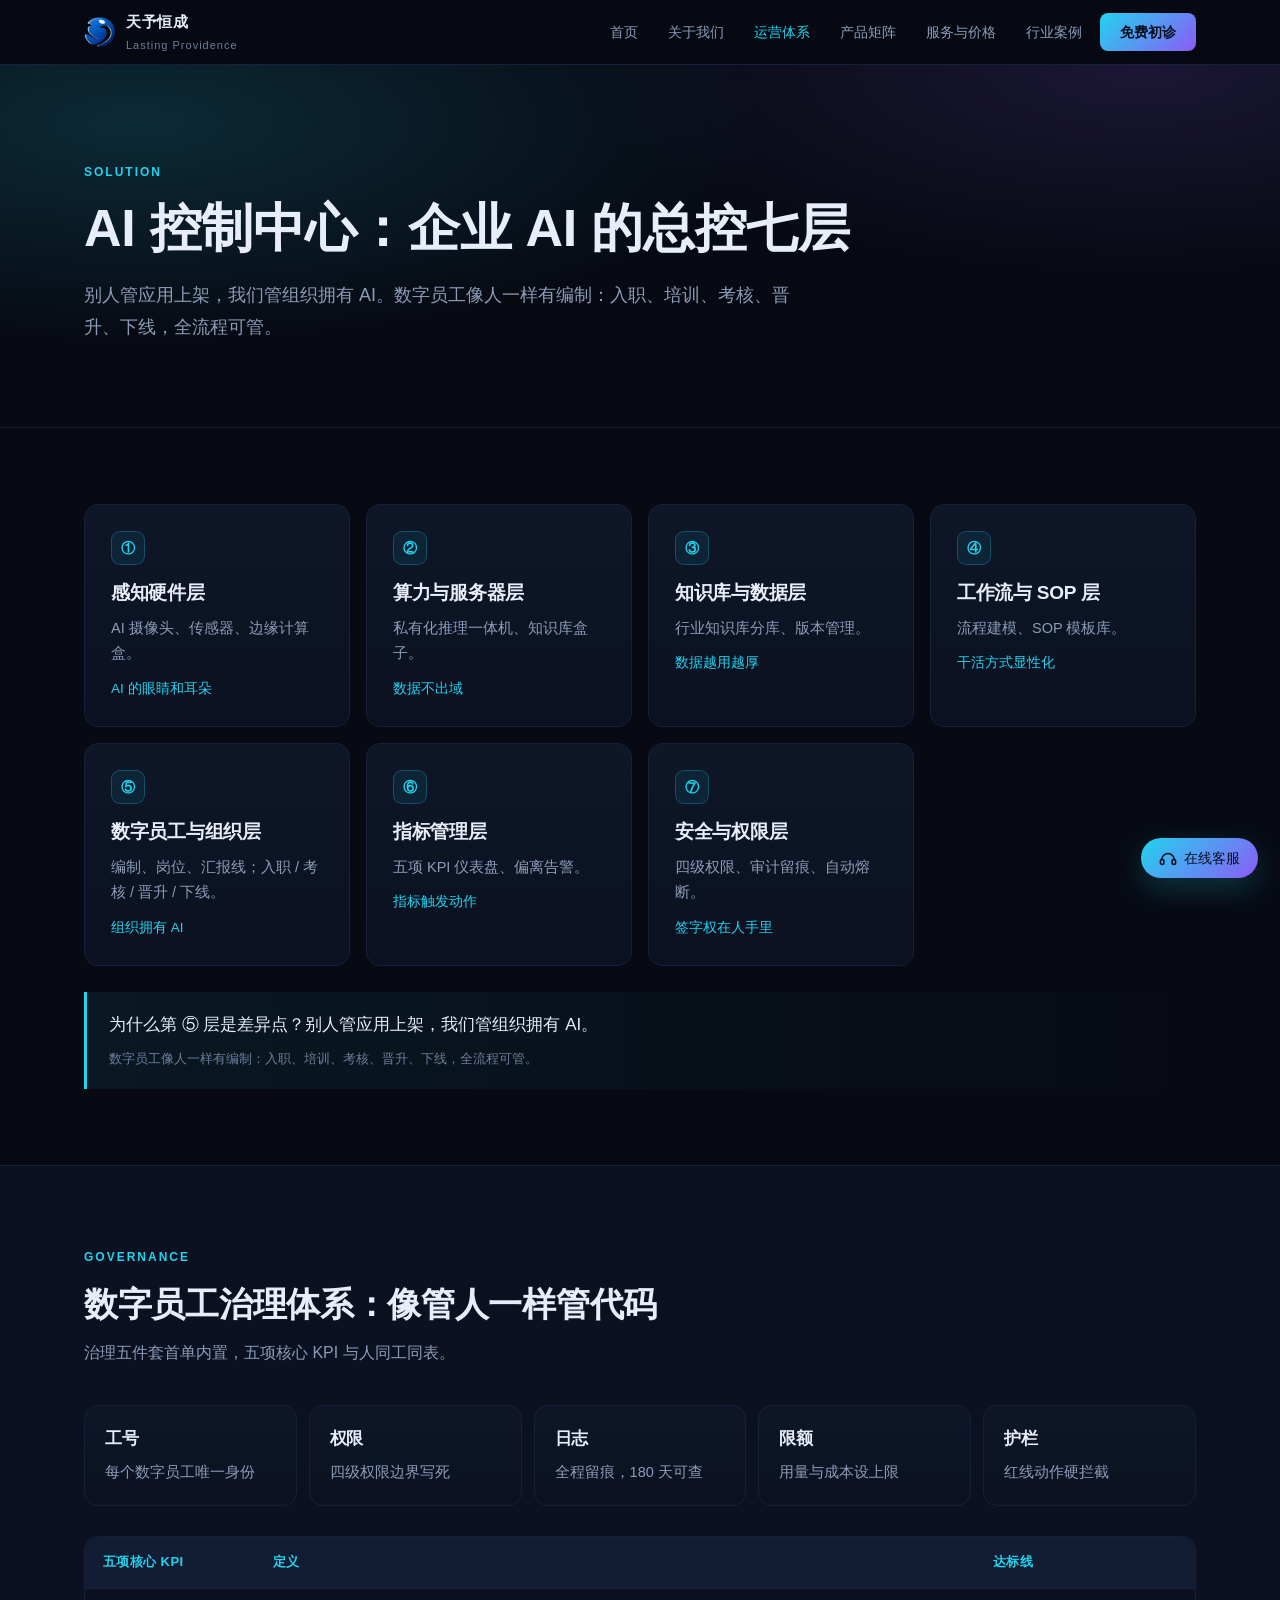
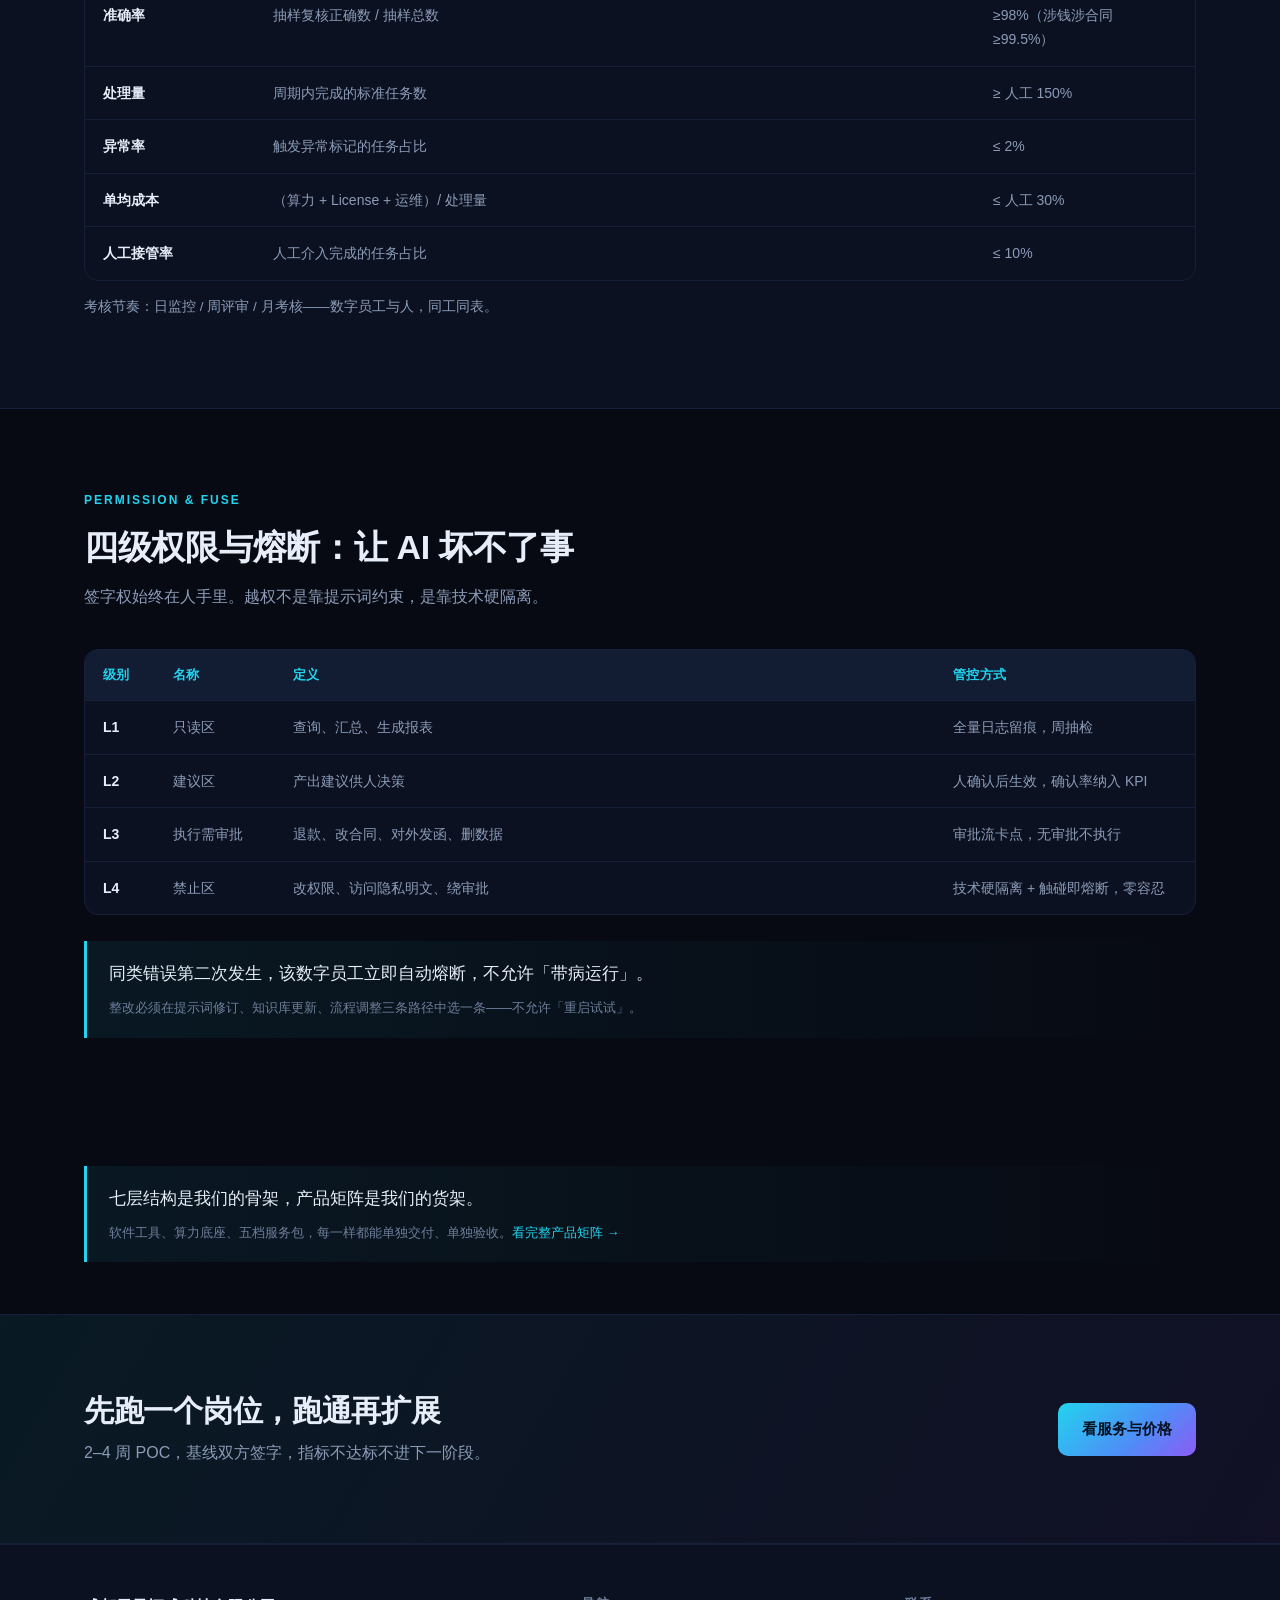
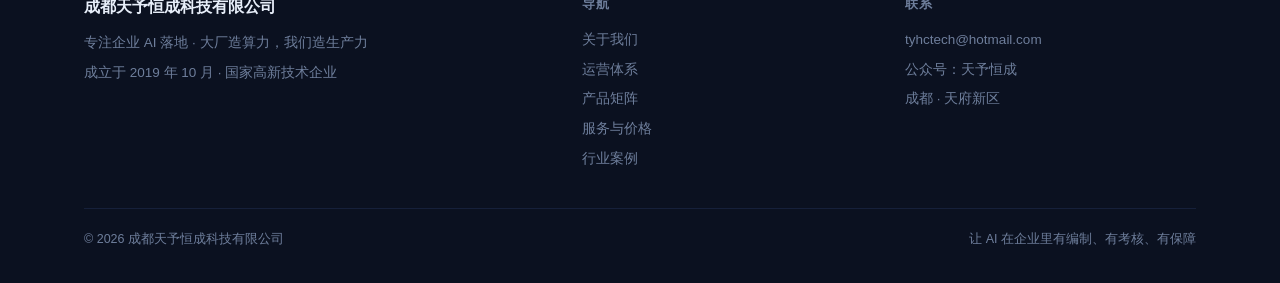
<file: solution.html>
<!DOCTYPE html>
<html lang="zh-CN">
<head>
<meta charset="UTF-8">
<meta name="viewport" content="width=device-width, initial-scale=1">
<meta http-equiv="Content-Security-Policy" content="default-src 'none'; img-src 'self' data:; style-src 'self' 'unsafe-inline'; script-src 'self'; font-src 'self'; connect-src 'self'; media-src 'none'; object-src 'none'; frame-src 'none'; worker-src 'none'; manifest-src 'self'; base-uri 'none'; form-action 'none'; upgrade-insecure-requests">
<meta name="referrer" content="strict-origin-when-cross-origin">
<link rel="canonical" href="https://tyhctech.com/solution.html">
<title>运营体系 - AI 控制中心与数字员工治理 | 天予恒成</title>
<meta name="description" content="AI 控制中心总控七层、数字员工治理五件套与五项核心 KPI、四级权限与自动熔断：天予恒成把企业 AI 做成可管、可考核、可审计的组织能力。">
<link rel="icon" href="favicon.png" type="image/png">
<link rel="stylesheet" href="style.css">
</head>
<body>

<header class="nav">
  <div class="nav-inner">
    <a class="brand" href="index.html">
      <img class="brand-mark" src="logo.png" alt="天予恒成" width="32" height="32">
      <span class="brand-text">天予恒成<span class="brand-sub">Lasting Providence</span></span>
    </a>
    <nav class="nav-links" id="navLinks">
      <a href="index.html">首页</a>
      <a href="about.html">关于我们</a>
      <a href="solution.html" class="on">运营体系</a>
      <a href="products.html">产品矩阵</a>
      <a href="service.html">服务与价格</a>
      <a href="cases.html">行业案例</a>
      <a href="diagnose.html" class="nav-cta">免费初诊</a>
    </nav>
    <button class="nav-toggle" id="navToggle" aria-label="展开导航">菜单</button>
  </div>
</header>

<section class="hero" style="padding-bottom:52px">
  <div class="hero-inner">
    <span class="label">Solution</span>
    <h1>AI 控制中心：企业 AI 的总控七层</h1>
    <p class="hero-sub">别人管应用上架，我们管组织拥有 AI。数字员工像人一样有编制：入职、培训、考核、晋升、下线，全流程可管。</p>
  </div>
</section>

<section>
  <div class="wrap">
    <div class="grid g4">
      <div class="card">
        <div class="num-badge">①</div>
        <h3>感知硬件层</h3>
        <p>AI 摄像头、传感器、边缘计算盒。</p>
        <p style="margin-top:10px;color:var(--cyan);font-size:13.5px">AI 的眼睛和耳朵</p>
      </div>
      <div class="card">
        <div class="num-badge">②</div>
        <h3>算力与服务器层</h3>
        <p>私有化推理一体机、知识库盒子。</p>
        <p style="margin-top:10px;color:var(--cyan);font-size:13.5px">数据不出域</p>
      </div>
      <div class="card">
        <div class="num-badge">③</div>
        <h3>知识库与数据层</h3>
        <p>行业知识库分库、版本管理。</p>
        <p style="margin-top:10px;color:var(--cyan);font-size:13.5px">数据越用越厚</p>
      </div>
      <div class="card">
        <div class="num-badge">④</div>
        <h3>工作流与 SOP 层</h3>
        <p>流程建模、SOP 模板库。</p>
        <p style="margin-top:10px;color:var(--cyan);font-size:13.5px">干活方式显性化</p>
      </div>
      <div class="card">
        <div class="num-badge">⑤</div>
        <h3>数字员工与组织层</h3>
        <p>编制、岗位、汇报线；入职 / 考核 / 晋升 / 下线。</p>
        <p style="margin-top:10px;color:var(--cyan);font-size:13.5px">组织拥有 AI</p>
      </div>
      <div class="card">
        <div class="num-badge">⑥</div>
        <h3>指标管理层</h3>
        <p>五项 KPI 仪表盘、偏离告警。</p>
        <p style="margin-top:10px;color:var(--cyan);font-size:13.5px">指标触发动作</p>
      </div>
      <div class="card">
        <div class="num-badge">⑦</div>
        <h3>安全与权限层</h3>
        <p>四级权限、审计留痕、自动熔断。</p>
        <p style="margin-top:10px;color:var(--cyan);font-size:13.5px">签字权在人手里</p>
      </div>
    </div>
    <div class="quote" style="margin-top:26px">
      <p>为什么第 ⑤ 层是差异点？别人管应用上架，我们管组织拥有 AI。</p>
      <small>数字员工像人一样有编制：入职、培训、考核、晋升、下线，全流程可管。</small>
    </div>
  </div>
</section>

<section id="governance" style="background:var(--bg-soft);border-top:1px solid var(--line-soft);border-bottom:1px solid var(--line-soft)">
  <div class="wrap">
    <div class="head">
      <span class="label">Governance</span>
      <h2>数字员工治理体系：像管人一样管代码</h2>
      <p>治理五件套首单内置，五项核心 KPI 与人同工同表。</p>
    </div>
    <div class="grid" style="grid-template-columns:repeat(5,1fr);gap:12px;margin-bottom:30px">
      <div class="card" style="padding:20px"><h3 style="font-size:17px">工号</h3><p>每个数字员工唯一身份</p></div>
      <div class="card" style="padding:20px"><h3 style="font-size:17px">权限</h3><p>四级权限边界写死</p></div>
      <div class="card" style="padding:20px"><h3 style="font-size:17px">日志</h3><p>全程留痕，180 天可查</p></div>
      <div class="card" style="padding:20px"><h3 style="font-size:17px">限额</h3><p>用量与成本设上限</p></div>
      <div class="card" style="padding:20px"><h3 style="font-size:17px">护栏</h3><p>红线动作硬拦截</p></div>
    </div>
    <div class="table-wrap">
      <table>
        <thead><tr><th style="width:170px">五项核心 KPI</th><th>定义</th><th style="width:220px">达标线</th></tr></thead>
        <tbody>
          <tr><td class="td-title">准确率</td><td>抽样复核正确数 / 抽样总数</td><td>≥98%（涉钱涉合同 ≥99.5%）</td></tr>
          <tr><td class="td-title">处理量</td><td>周期内完成的标准任务数</td><td>≥ 人工 150%</td></tr>
          <tr><td class="td-title">异常率</td><td>触发异常标记的任务占比</td><td>≤ 2%</td></tr>
          <tr><td class="td-title">单均成本</td><td>（算力 + License + 运维）/ 处理量</td><td>≤ 人工 30%</td></tr>
          <tr><td class="td-title">人工接管率</td><td>人工介入完成的任务占比</td><td>≤ 10%</td></tr>
        </tbody>
      </table>
    </div>
    <p class="small muted" style="margin-top:14px">考核节奏：日监控 / 周评审 / 月考核——数字员工与人，同工同表。</p>
  </div>
</section>

<section id="permission">
  <div class="wrap">
    <div class="head">
      <span class="label">Permission &amp; Fuse</span>
      <h2>四级权限与熔断：让 AI 坏不了事</h2>
      <p>签字权始终在人手里。越权不是靠提示词约束，是靠技术硬隔离。</p>
    </div>
    <div class="table-wrap">
      <table>
        <thead><tr><th style="width:70px">级别</th><th style="width:120px">名称</th><th>定义</th><th style="width:260px">管控方式</th></tr></thead>
        <tbody>
          <tr><td class="td-title">L1</td><td>只读区</td><td>查询、汇总、生成报表</td><td>全量日志留痕，周抽检</td></tr>
          <tr><td class="td-title">L2</td><td>建议区</td><td>产出建议供人决策</td><td>人确认后生效，确认率纳入 KPI</td></tr>
          <tr><td class="td-title">L3</td><td>执行需审批</td><td>退款、改合同、对外发函、删数据</td><td>审批流卡点，无审批不执行</td></tr>
          <tr><td class="td-title">L4</td><td>禁止区</td><td>改权限、访问隐私明文、绕审批</td><td>技术硬隔离 + 触碰即熔断，零容忍</td></tr>
        </tbody>
      </table>
    </div>
    <div class="quote" style="margin-top:26px">
      <p>同类错误第二次发生，该数字员工立即自动熔断，不允许「带病运行」。</p>
      <small>整改必须在提示词修订、知识库更新、流程调整三条路径中选一条——不允许「重启试试」。</small>
    </div>
  </div>
</section>

<section class="sec-tight">
  <div class="wrap">
    <div class="quote">
      <p>七层结构是我们的骨架，产品矩阵是我们的货架。</p>
      <small>软件工具、算力底座、五档服务包，每一样都能单独交付、单独验收。<a href="products.html" style="color:var(--cyan)">看完整产品矩阵 →</a></small>
    </div>
  </div>
</section>

<section class="cta">
  <div class="wrap cta-inner">
    <div>
      <h2>先跑一个岗位，跑通再扩展</h2>
      <p>2–4 周 POC，基线双方签字，指标不达标不进下一阶段。</p>
    </div>
    <a class="btn btn-primary" href="service.html">看服务与价格</a>
  </div>
</section>

<footer class="footer">
  <div class="wrap">
    <div class="footer-grid">
      <div>
        <div class="f-brand">成都天予恒成科技有限公司</div>
        <p>专注企业 AI 落地 · 大厂造算力，我们造生产力</p>
        <p>成立于 2019 年 10 月 · 国家高新技术企业</p>
      </div>
      <div>
        <h4>导航</h4>
        <p><a href="about.html">关于我们</a></p>
        <p><a href="solution.html">运营体系</a></p>
        <p><a href="products.html">产品矩阵</a></p>
        <p><a href="service.html">服务与价格</a></p>
        <p><a href="cases.html">行业案例</a></p>
      </div>
      <div>
        <h4>联系</h4>
        <p>tyhctech@hotmail.com</p>
        <p>公众号：天予恒成</p>
        <p>成都 · 天府新区</p>
      </div>
    </div>
    <div class="f-bottom">
      <span>© 2026 成都天予恒成科技有限公司</span>
      <span>让 AI 在企业里有编制、有考核、有保障</span>
    </div>
  </div>
</footer>

<script src="app.js"></script>
<script src="support.js"></script>
</body>
</html>
</file>
<file: style.css>
/* 天予恒成官网 · 共享样式（纯静态，无外部依赖） */
:root{
  --bg:#070A13;
  --bg-soft:#0B1120;
  --panel:#0E1628;
  --panel-2:#121C33;
  --line:#1E2A45;
  --line-soft:#16203a;
  --cyan:#22D3EE;
  --violet:#8B5CF6;
  --text:#E7EEF9;
  --muted:#8C9CB8;
  --muted-2:#6E7E9B;
  --radius:14px;
  --maxw:1160px;
  /* 页面本身即深色主题：声明给浏览器，避免被「强制深色」二次反色成白底黑字 */
  color-scheme:dark;
}
*{box-sizing:border-box}
html{scroll-behavior:smooth}
body{
  margin:0;
  background:var(--bg);
  color:var(--text);
  font-family:-apple-system,BlinkMacSystemFont,"Segoe UI","PingFang SC","Hiragino Sans GB","Microsoft YaHei",sans-serif;
  font-size:16px;
  line-height:1.75;
  -webkit-font-smoothing:antialiased;
  overflow-x:hidden;
}
img{max-width:100%;display:block}
a{color:inherit;text-decoration:none}
ul{margin:0;padding:0;list-style:none}

/* ---------- 导航 ---------- */
.nav{
  position:sticky;top:0;z-index:50;
  background:rgba(7,10,19,.82);
  backdrop-filter:blur(12px);
  border-bottom:1px solid var(--line-soft);
}
.nav-inner{
  max-width:var(--maxw);margin:0 auto;padding:0 24px;height:64px;
  display:flex;align-items:center;justify-content:space-between;gap:24px;
}
.brand{display:flex;align-items:center;gap:10px;font-weight:700;letter-spacing:.5px}
.brand-mark{width:32px;height:32px;flex:0 0 auto;display:block;object-fit:contain}
.brand-text{font-size:15px;white-space:nowrap}
.brand-sub{display:block;white-space:nowrap;font-size:11px;color:var(--muted-2);font-weight:400;letter-spacing:1px}
.nav-links{display:flex;gap:6px;align-items:center}
.nav-links a{
  padding:8px 12px;border-radius:8px;font-size:14px;color:var(--muted);
  flex:0 0 auto;white-space:nowrap;
  transition:color .2s,background .2s;
}
.nav-links a:hover{color:var(--text);background:rgba(255,255,255,.04)}
.nav-links a.on{color:var(--cyan)}
.nav-cta{
  padding:9px 16px;border-radius:9px;font-size:14px;font-weight:600;white-space:nowrap;
  background:linear-gradient(135deg,var(--cyan),var(--violet));color:#06101e;
}
.nav-links .nav-cta{
  flex:0 0 auto;width:96px;height:38px;padding:0;display:inline-flex;
  align-items:center;justify-content:center;line-height:1;word-break:keep-all;
  color:#06101e;
}
.nav-toggle{display:none;background:none;border:1px solid var(--line);color:var(--text);border-radius:8px;padding:6px 10px;font-size:14px}

/* ---------- 布局 ---------- */
.wrap{max-width:var(--maxw);margin:0 auto;padding:0 24px}
section{padding:76px 0}
.sec-tight{padding:52px 0}
.label{
  display:inline-block;font-size:12px;letter-spacing:2px;text-transform:uppercase;
  color:var(--cyan);font-weight:600;margin-bottom:14px;
}
h1,h2,h3,h4{margin:0;font-weight:700;letter-spacing:-.3px}
h1{font-size:clamp(30px,4.6vw,52px);line-height:1.22}
h2{font-size:clamp(24px,2.7vw,34px);line-height:1.34}
h3{font-size:19px;line-height:1.5}
.lead{color:var(--muted);font-size:16.5px;max-width:760px}
.muted{color:var(--muted)}
.small{font-size:13.5px}
.center{text-align:center}
.mx-auto{margin-left:auto;margin-right:auto}

/* ---------- Hero ---------- */
.hero{position:relative;padding:92px 0 64px;overflow:hidden;border-bottom:1px solid var(--line-soft)}
.hero::before{
  content:"";position:absolute;inset:-10% -20% auto -20%;height:520px;
  background:radial-gradient(50% 60% at 22% 18%,rgba(34,211,238,.16),transparent 70%),
             radial-gradient(45% 55% at 78% 8%,rgba(139,92,246,.15),transparent 70%);
  pointer-events:none;
}
.hero-inner{position:relative;max-width:var(--maxw);margin:0 auto;padding:0 24px}
.hero h1{margin-bottom:20px}
.grad{background:linear-gradient(100deg,var(--cyan),var(--violet));-webkit-background-clip:text;background-clip:text;color:transparent}
.hero-sub{color:var(--muted);font-size:clamp(15px,1.5vw,18px);max-width:720px;margin:0 0 32px}
.hero-actions{display:flex;gap:12px;flex-wrap:wrap;margin-bottom:44px}
.btn{
  display:inline-flex;align-items:center;gap:8px;padding:13px 24px;border-radius:10px;
  font-size:15px;font-weight:600;transition:transform .18s,opacity .18s;
}
.btn:hover{transform:translateY(-1px)}
.btn-primary{background:linear-gradient(135deg,var(--cyan),#4F8CF7 60%,var(--violet));color:#06101e}
.btn-ghost{border:1px solid var(--line);color:var(--text);background:rgba(255,255,255,.02)}
.stats{display:grid;grid-template-columns:repeat(4,1fr);gap:14px;border-top:1px solid var(--line-soft);padding-top:26px}
.stat b{display:block;font-size:24px;letter-spacing:-.5px}
.stat span{color:var(--muted-2);font-size:13px}

/* ---------- 卡片 ---------- */
.grid{display:grid;gap:16px}
.g2{grid-template-columns:repeat(2,1fr)}
.g3{grid-template-columns:repeat(3,1fr)}
.g4{grid-template-columns:repeat(4,1fr)}
.card{
  background:linear-gradient(180deg,var(--panel),var(--bg-soft));
  border:1px solid var(--line-soft);border-radius:var(--radius);
  padding:26px;transition:border-color .25s,transform .25s;
}
.card:hover{border-color:rgba(34,211,238,.32);transform:translateY(-2px)}
.card h3{margin-bottom:8px}
.card p{color:var(--muted);margin:0;font-size:14.5px}
.num-badge{
  display:inline-grid;place-items:center;width:34px;height:34px;border-radius:9px;
  font-size:14px;font-weight:700;color:var(--cyan);
  background:rgba(34,211,238,.08);border:1px solid rgba(34,211,238,.25);margin-bottom:14px;
}
.pill{
  display:inline-block;padding:3px 10px;border-radius:999px;font-size:12px;
  color:var(--cyan);background:rgba(34,211,238,.08);border:1px solid rgba(34,211,238,.2);
  margin:0 6px 8px 0;
}

/* ---------- 分区标题 ---------- */
.head{margin-bottom:38px}
.head h2{margin-bottom:12px}
.head p{color:var(--muted);margin:0;max-width:760px}

/* ---------- 表格 ---------- */
.table-wrap{overflow-x:auto;border:1px solid var(--line-soft);border-radius:var(--radius);background:var(--bg-soft)}
table{width:100%;border-collapse:collapse;min-width:640px}
th,td{padding:14px 18px;text-align:left;font-size:14px;vertical-align:top;border-bottom:1px solid var(--line-soft)}
th{background:var(--panel-2);color:var(--cyan);font-weight:600;font-size:13px;letter-spacing:.4px;white-space:nowrap}
td{color:var(--muted)}
tr:last-child td{border-bottom:none}
td strong,h3 strong{color:var(--text);font-weight:600}
.td-title{color:var(--text);font-weight:600}

/* ---------- 步骤 ---------- */
.steps{display:grid;grid-template-columns:repeat(7,1fr);gap:10px}
.step{border:1px solid var(--line-soft);border-radius:12px;padding:16px 14px;background:var(--bg-soft)}
.step .lv{font-size:11px;color:var(--cyan);letter-spacing:1px;font-weight:700}
.step h4{font-size:15px;margin:6px 0 8px}
.step p{font-size:12.5px;color:var(--muted-2);margin:0;line-height:1.6}

/* ---------- 引用/强调 ---------- */
.quote{
  border-left:3px solid var(--cyan);padding:18px 22px;border-radius:0 10px 10px 0;
  background:linear-gradient(90deg,rgba(34,211,238,.07),transparent);
}
.quote p{margin:0;color:var(--text);font-size:17px;font-weight:500}
.quote small{display:block;margin-top:8px;color:var(--muted-2);font-size:13px}

/* ---------- CTA 条 ---------- */
.cta{
  border-top:1px solid var(--line-soft);border-bottom:1px solid var(--line-soft);
  background:linear-gradient(120deg,rgba(34,211,238,.08),rgba(139,92,246,.08));
}
.cta-inner{display:flex;align-items:center;justify-content:space-between;gap:28px;flex-wrap:wrap}
.cta h2{font-size:clamp(22px,2.4vw,30px);margin-bottom:8px}
.cta p{color:var(--muted);margin:0}

/* ---------- 页脚 ---------- */
.footer{border-top:1px solid var(--line-soft);padding:48px 0 32px;background:var(--bg-soft)}
.footer-grid{display:grid;grid-template-columns:1.6fr 1fr 1fr;gap:32px}
.footer h4{font-size:13px;color:var(--muted-2);letter-spacing:1px;margin-bottom:12px}
.footer .f-brand{font-weight:700;margin-bottom:10px}
.footer p{color:var(--muted-2);font-size:13.5px;margin:0 0 6px}
.footer a:hover{color:var(--cyan)}
.f-bottom{
  margin-top:32px;padding-top:20px;border-top:1px solid var(--line-soft);
  display:flex;justify-content:space-between;gap:16px;flex-wrap:wrap;
  color:var(--muted-2);font-size:12.5px;
}

/* ---------- 移动端 ---------- */
@media (max-width:980px){
  .g4,.stats{grid-template-columns:repeat(2,1fr)}
  .g3{grid-template-columns:1fr}
  .steps{grid-template-columns:repeat(2,1fr)}
  .footer-grid{grid-template-columns:1fr 1fr}
  .nav-links{display:none}
  .nav-toggle{display:inline-block}
  .nav-links.open{
    display:flex;position:absolute;top:64px;left:0;right:0;flex-direction:column;
    padding:12px 20px 18px;gap:4px;background:rgba(7,10,19,.97);border-bottom:1px solid var(--line)
  }
}
@media (max-width:600px){
  section{padding:56px 0}
  .g2,.g4,.stats,.steps{grid-template-columns:1fr}
  .hero{padding:64px 0 48px}
  .card{padding:22px}
  th,td{padding:12px 14px}
  .footer-grid{grid-template-columns:1fr}
}

/* ---------- 业务链时间轴（产品矩阵页专用） ---------- */
.chainline{display:flex;gap:12px;overflow-x:auto;padding:2px 0 16px;scroll-snap-type:x proximity}
@media(min-width:1000px){.chainline{display:grid;grid-template-columns:repeat(6,1fr);gap:10px;overflow:visible}}
.chainline a{flex:0 0 auto;min-width:186px;scroll-snap-align:start;padding:14px 16px;border:1px solid var(--line-soft);border-radius:var(--radius);background:rgba(255,255,255,.02);transition:border-color .2s,transform .2s,background .2s}
.chainline a:hover{border-color:rgba(34,211,238,.32);transform:translateY(-2px);background:rgba(34,211,238,.04)}
.chainline a .cn{display:block;font-size:11.5px;letter-spacing:.14em;font-weight:700;color:var(--cyan)}
.chainline a .ct{display:block;margin-top:7px;font-size:15px;font-weight:700;color:var(--text);line-height:1.5}
.chainline a .cs{display:block;margin-top:7px;font-size:12.5px;color:var(--muted);line-height:1.6}
.chain-hint{font-size:12.5px;color:var(--muted-2);margin:0 0 10px}
.chain-sec{padding:60px 0}
@media(max-width:760px){.chain-sec{padding:44px 0}}
.cmeta{margin-top:14px;padding-top:12px;border-top:1px dashed var(--line-soft);display:grid;gap:5px;font-size:12.5px;color:var(--muted);line-height:1.6}
.cmeta i{font-style:normal;color:var(--muted-2)}
.cmeta i b{color:var(--text);font-weight:600}
.chain-tag{display:inline-flex;align-items:center;gap:8px;font-size:12px;color:var(--cyan);letter-spacing:.12em;font-weight:700}

/* ---------- 初诊问卷（diagnose.html 专用） ---------- */
.quiz{background:linear-gradient(180deg,var(--panel),var(--bg-soft));border:1px solid var(--line-soft);border-radius:var(--radius);padding:30px;max-width:100%}
.quiz-head{display:flex;flex-wrap:wrap;justify-content:space-between;align-items:center;gap:8px 12px;font-size:13px;color:var(--muted);margin-bottom:10px}
.quiz-step{letter-spacing:.04em}
.quiz-step.warn{color:#F2A93B}
.quiz-track{height:4px;border-radius:99px;background:rgba(255,255,255,.06);overflow:hidden;margin-bottom:26px}
.quiz-fill{height:100%;width:25%;background:linear-gradient(90deg,var(--cyan),var(--violet));transition:width .25s}
.q{margin-bottom:28px}
.q-label{font-size:16px;font-weight:600;color:var(--text);margin-bottom:6px;line-height:1.6}
.q-hint{font-size:12.5px;color:var(--muted-2);margin-bottom:12px;line-height:1.7}
.q-opts{display:flex;flex-wrap:wrap;gap:9px}
.opt{cursor:pointer;font-family:inherit;font-size:14px;color:var(--muted);background:rgba(255,255,255,.02);border:1px solid var(--line);border-radius:9px;padding:9px 15px;transition:border-color .2s,background .2s,color .2s}
.opt:hover{border-color:rgba(34,211,238,.3);color:var(--text)}
.opt.on{border-color:rgba(34,211,238,.6);background:rgba(34,211,238,.09);color:var(--text);font-weight:600}
.opt.shake{animation:shake .3s}
.q-text{width:100%;font-family:inherit;font-size:14.5px;color:var(--text);background:rgba(255,255,255,.02);border:1px solid var(--line);border-radius:9px;padding:12px 14px;resize:vertical;line-height:1.7}
.q-text:focus{outline:none;border-color:rgba(34,211,238,.5)}
.q-text::placeholder{color:var(--muted-2)}
.quiz-nav{display:flex;gap:10px;margin-top:6px}
.quiz-nav .btn{cursor:pointer;font-family:inherit;border:none}
.quiz-nav .btn:disabled{opacity:.35;cursor:not-allowed;transform:none}
.quiz-tip{font-size:12.5px;color:var(--muted-2);margin:16px 0 0;line-height:1.7}
@keyframes shake{0%,100%{transform:translateX(0)}25%{transform:translateX(-3px)}75%{transform:translateX(3px)}}
.quiz-result{margin-top:8px}
.quiz-result h2{font-size:clamp(20px,2.4vw,28px);line-height:1.4}
.quiz-result .result-lead{color:var(--muted);font-size:15.5px;max-width:760px;margin:12px 0 24px}
.result-box{border:1px solid rgba(34,211,238,.28);background:rgba(34,211,238,.05);border-radius:var(--radius);padding:22px 24px;margin-bottom:26px}
.result-box h3{color:var(--cyan);font-size:17px;margin-bottom:6px}
.result-box p{margin:0;color:var(--muted);font-size:14px}
.result-sub{font-size:16px;margin-bottom:12px}
.result-list{padding-left:20px;list-style:decimal;color:var(--muted);font-size:14.5px;line-height:1.9;margin:0 0 22px}
.result-list li{padding-left:4px}
.result-note{font-size:13px;color:var(--muted);border-left:2px solid var(--violet);padding:2px 0 2px 12px;margin:0 0 22px}
.result-actions{display:flex;gap:10px;flex-wrap:wrap;margin-bottom:18px}
.result-actions .btn{cursor:pointer;font-family:inherit;border:none}
.result-foot{font-size:12.5px;color:var(--muted-2);margin:0 0 8px}
.result-again{background:none;border:none;color:var(--muted-2);font-family:inherit;font-size:13px;cursor:pointer;padding:0}
.result-again:hover{color:var(--cyan)}
/* 桌面端一页式作答（手机端仍分四步） */
.q-group{font-size:12.5px;letter-spacing:.16em;color:var(--cyan);margin:30px 0 16px;font-weight:600}
.q-group:first-child{margin-top:2px}
.q-miss{outline:1px solid rgba(242,169,59,.55);outline-offset:8px;border-radius:10px}
.result-report{border:1px solid var(--line);background:rgba(255,255,255,.03);border-radius:var(--radius);padding:22px 24px;margin:0 0 22px}
.result-report h3{font-size:16.5px;color:var(--text);margin-bottom:8px}
.result-report p{margin:0 0 10px;color:var(--muted);font-size:14px;line-height:1.8}
.result-report-row{display:flex;align-items:center;gap:12px;flex-wrap:wrap;margin-top:6px}
.result-report-note{font-size:12.5px;color:var(--muted-2)}
@media(min-width:900px){
  .quiz{padding:34px 40px}
  .q-opts{gap:10px 12px}
  .result-report{padding:26px 28px}
}
@media(max-width:600px){.quiz{padding:22px}.q-label{font-size:15px}.result-box{padding:18px}}

/* 站内客服 */
.cs{position:fixed;right:22px;bottom:22px;z-index:95}
.cs-btn{font-family:inherit;font-size:14px;color:#06101e;background:linear-gradient(135deg,var(--cyan),var(--violet));border:none;border-radius:999px;padding:11px 18px;cursor:pointer;box-shadow:0 10px 30px rgba(34,211,238,.22);display:inline-flex;align-items:center;gap:7px;line-height:1}
.cs-ico{width:18px;height:18px;flex:0 0 auto;display:block}
.cs-panel{position:absolute;right:0;bottom:56px;width:352px;max-width:calc(100vw - 32px);background:var(--panel);border:1px solid var(--line);border-radius:var(--radius);box-shadow:0 24px 60px rgba(0,0,0,.5);display:flex;flex-direction:column;overflow:hidden}
.cs-panel[hidden]{display:none}
.cs-head{display:flex;align-items:center;justify-content:space-between;padding:12px 16px;border-bottom:1px solid var(--line-soft)}
.cs-title{font-size:14.5px;font-weight:600}
.cs-close{background:none;border:none;color:var(--muted);font-size:20px;line-height:1;cursor:pointer;font-family:inherit;padding:0 4px}
.cs-log{max-height:320px;overflow-y:auto;padding:14px 16px;display:flex;flex-direction:column;gap:10px;font-size:13.5px;line-height:1.7}
.cs-msg{max-width:88%;padding:9px 12px;border-radius:10px}
.cs-bot{background:rgba(255,255,255,.04);border:1px solid var(--line-soft);color:var(--text);align-self:flex-start}
.cs-me{background:rgba(34,211,238,.12);border:1px solid rgba(34,211,238,.3);color:var(--text);align-self:flex-end}
.cs-chips{display:flex;flex-wrap:wrap;gap:6px;padding:0 16px 12px}
.cs-chip{font-family:inherit;font-size:12.5px;color:var(--muted);background:rgba(255,255,255,.02);border:1px solid var(--line);border-radius:99px;padding:5px 11px;cursor:pointer}
.cs-foot{display:flex;gap:8px;padding:10px 16px;border-top:1px solid var(--line-soft)}
.cs-input{flex:1;min-width:0;font-family:inherit;font-size:13.5px;color:var(--text);background:rgba(255,255,255,.03);border:1px solid var(--line);border-radius:8px;padding:8px 10px}
.cs-input:focus{outline:none;border-color:rgba(34,211,238,.45)}
.cs-send{font-family:inherit;font-size:13.5px;color:#06101e;background:linear-gradient(135deg,var(--cyan),var(--violet));border:none;border-radius:8px;padding:8px 14px;cursor:pointer}
.cs-quick{display:flex;gap:14px;padding:0 16px 12px;font-size:12.5px}
.cs-quick a{color:var(--cyan);text-decoration:none}
@media(max-width:600px){.cs{right:14px;bottom:14px}.cs-panel{position:fixed;right:0;left:0;bottom:0;width:100%;max-width:none;border-radius:14px 14px 0 0}.cs-log{max-height:52vh}}
</file>
